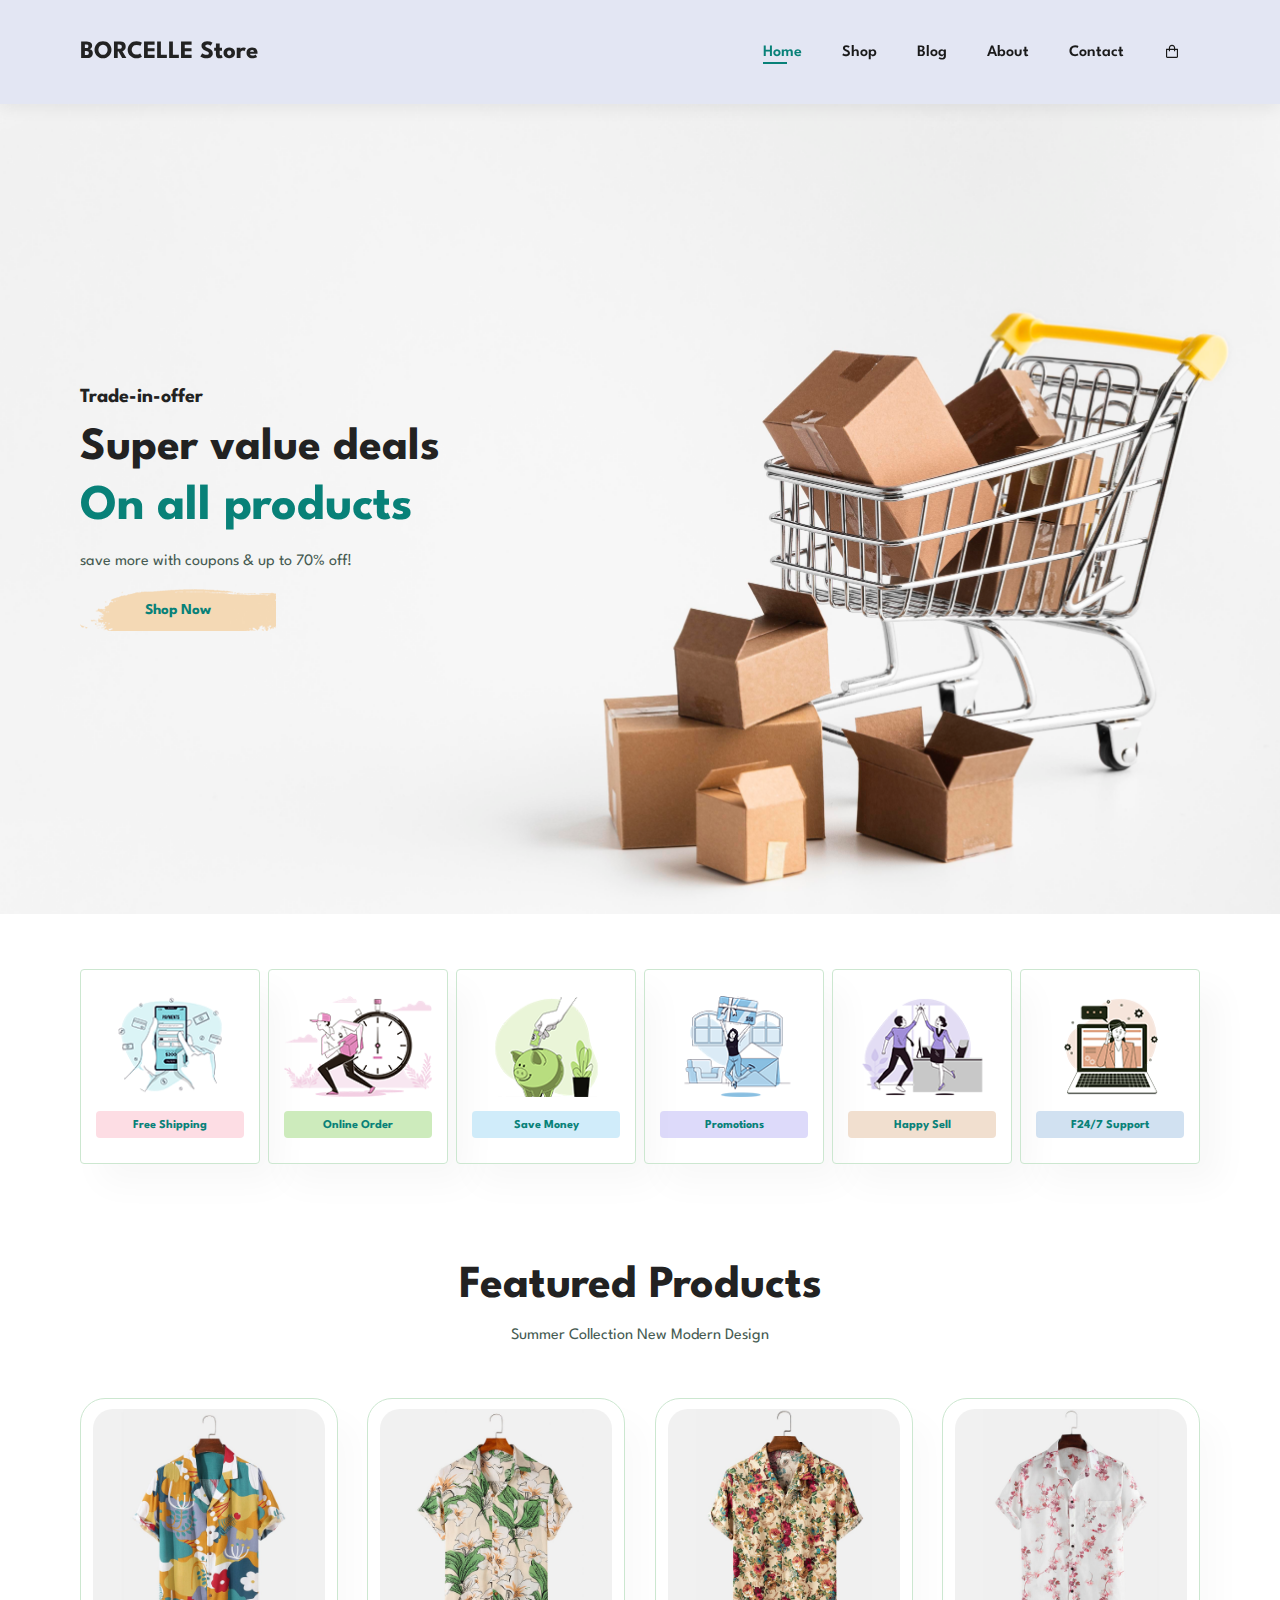
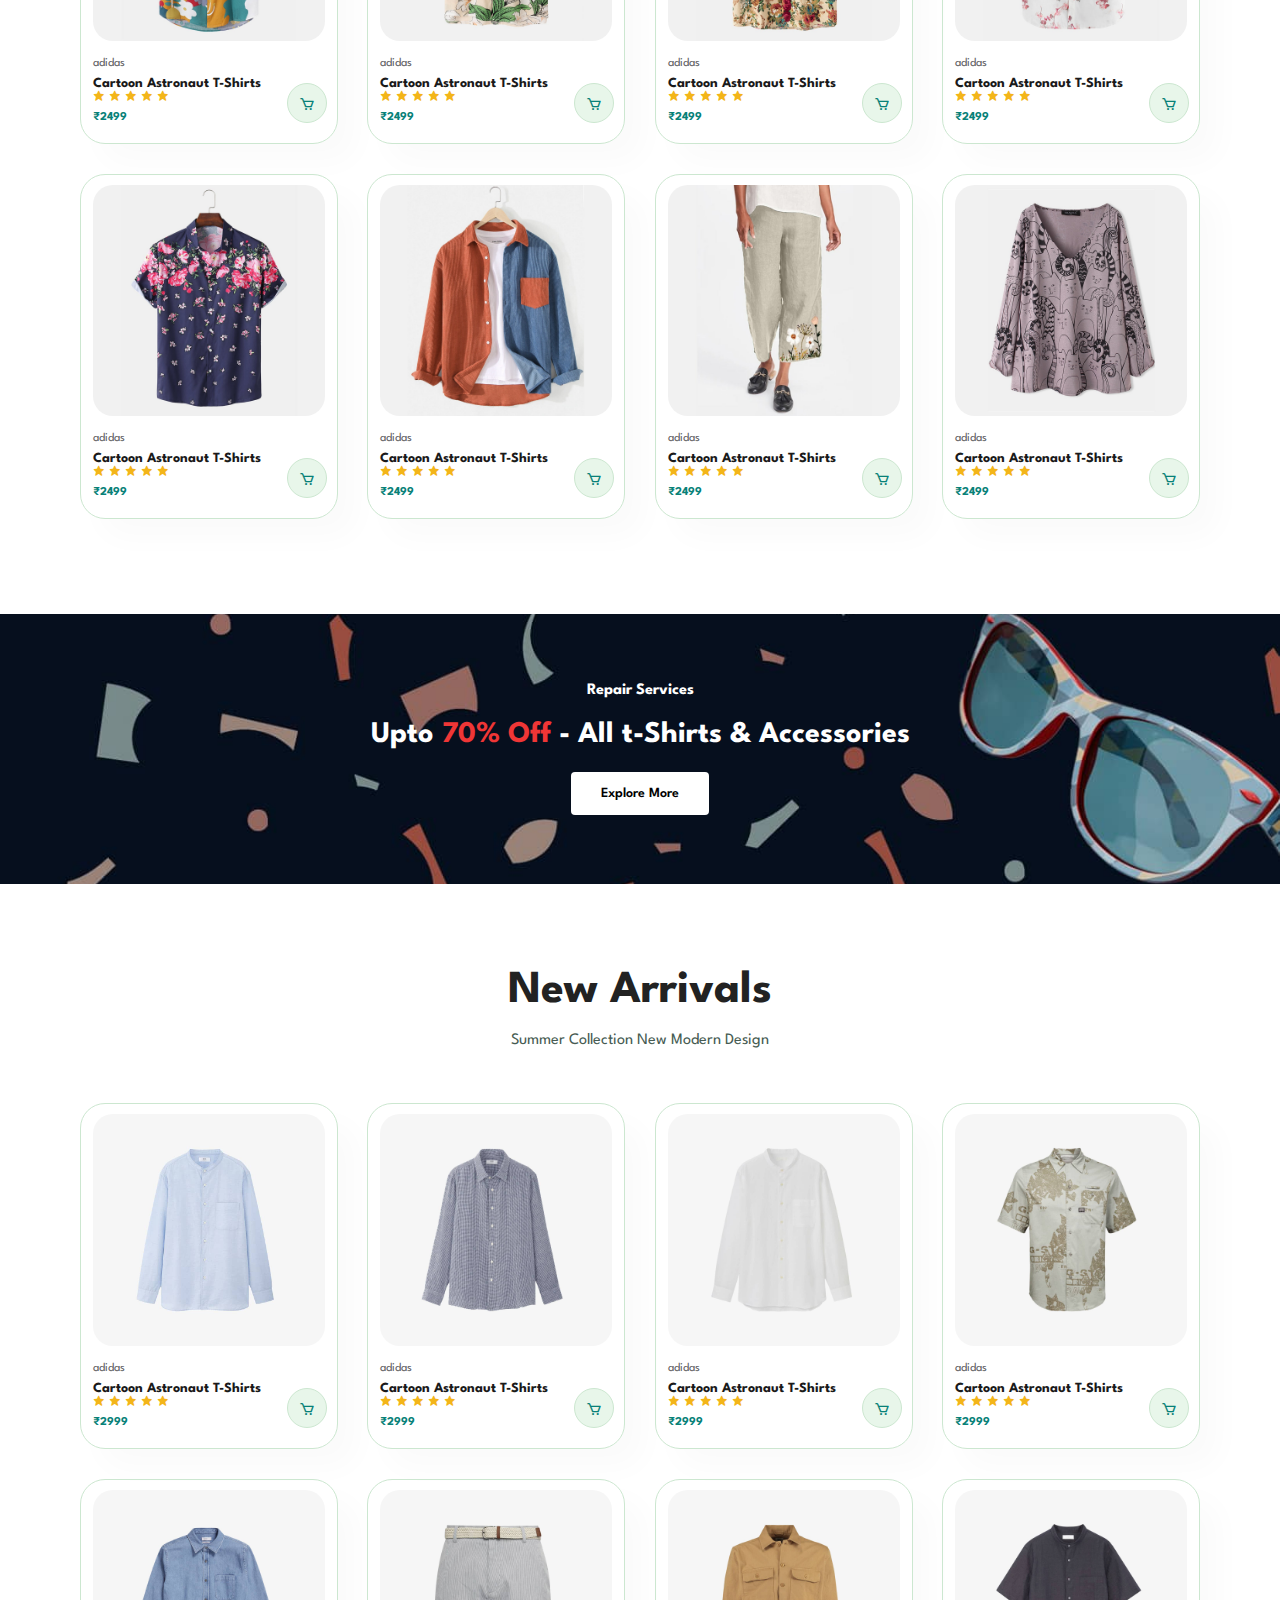
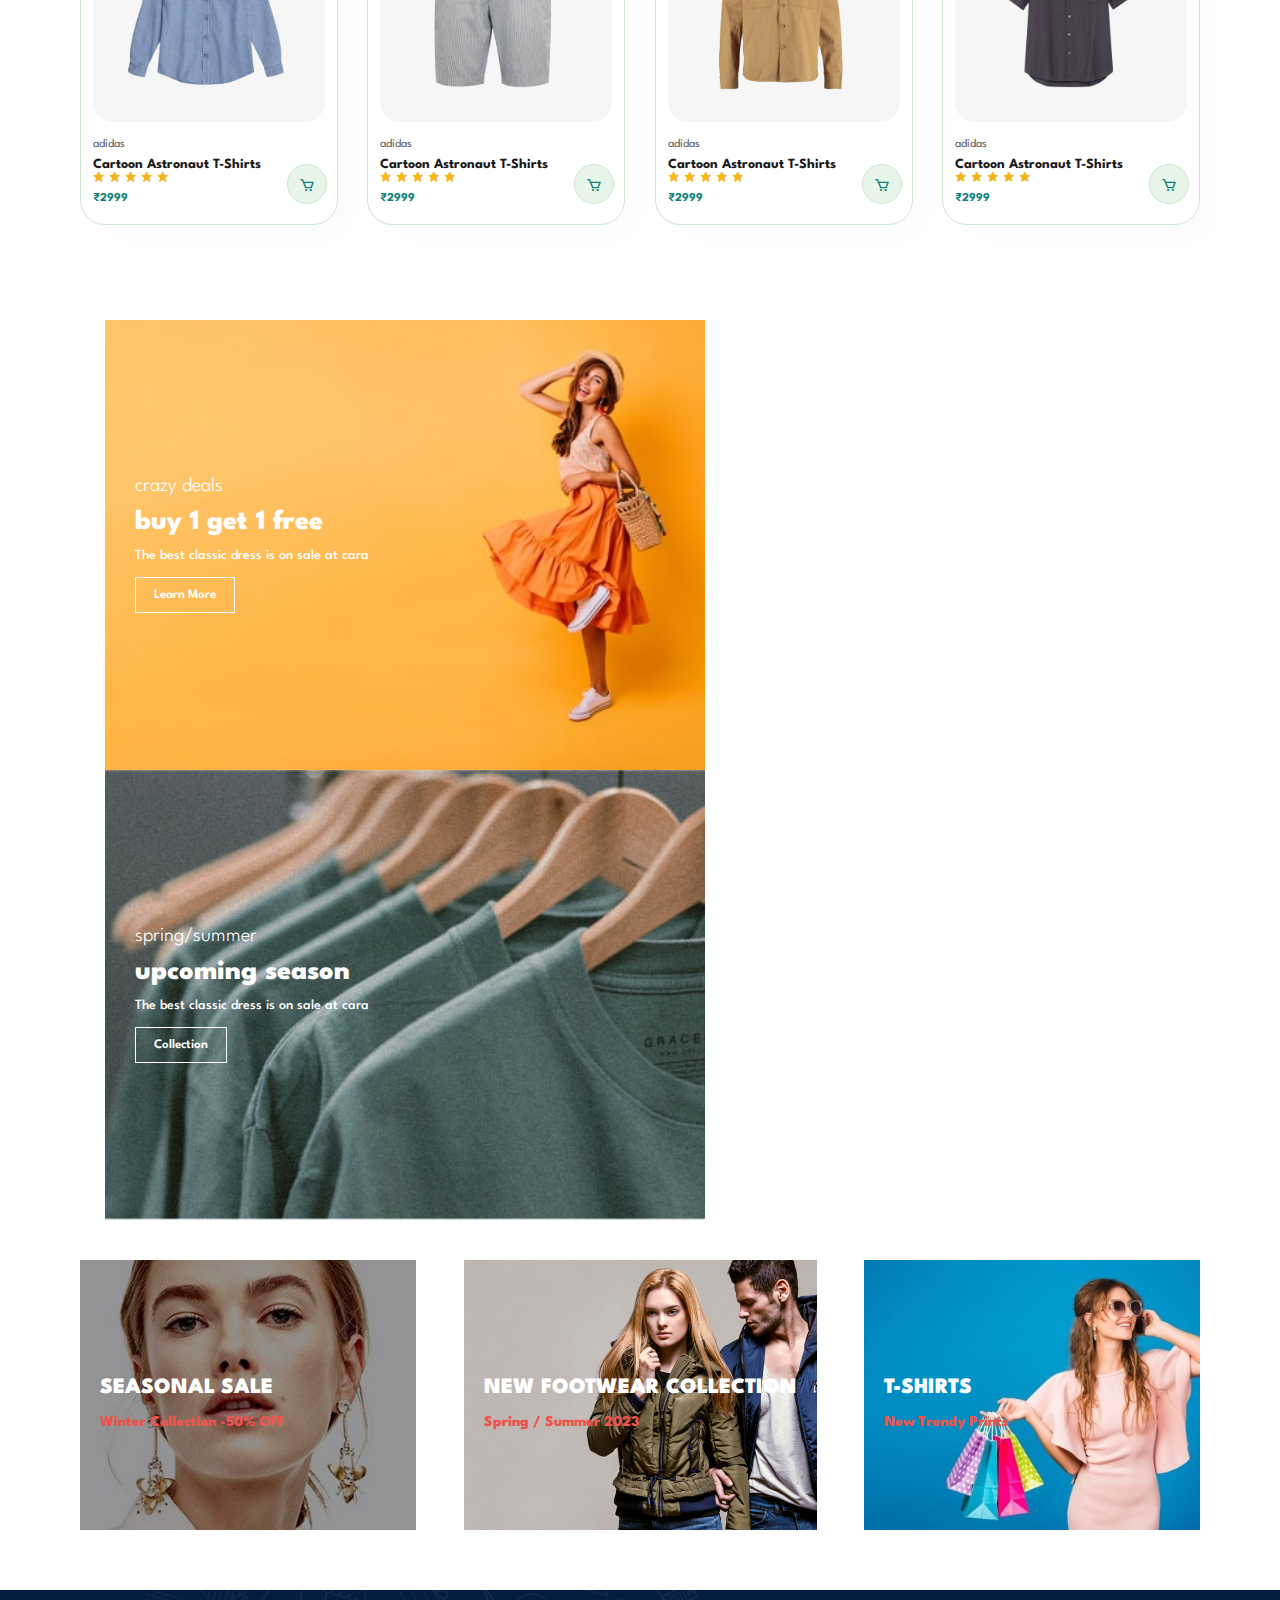
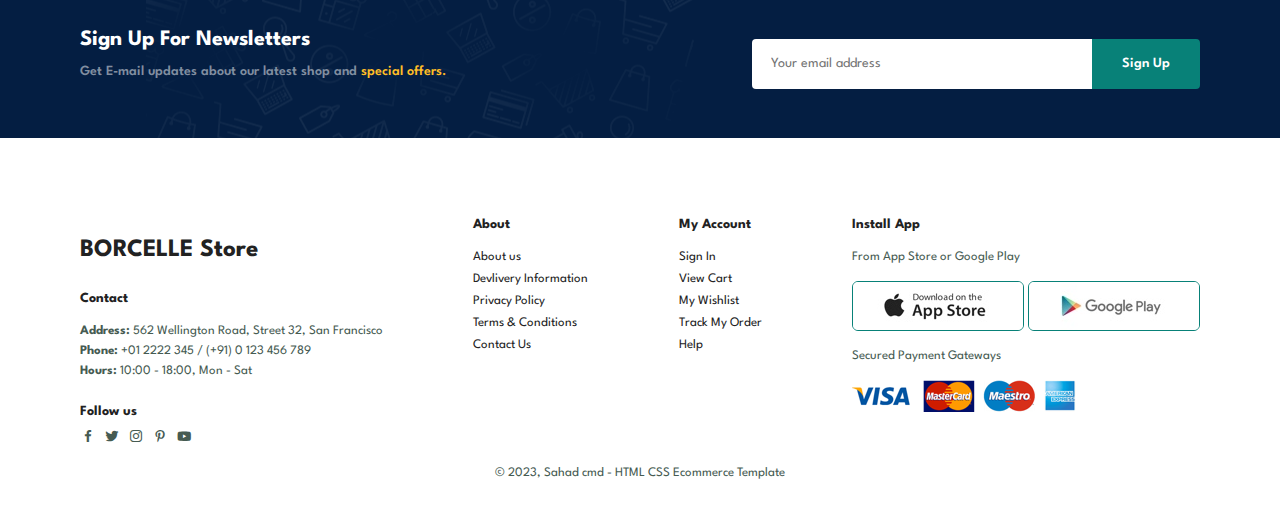
<file: index.html>
<!DOCTYPE html>
<html lang="en">

    <head>
        <meta charset="UTF-8">
        <meta http-equiv="X-UA-Compatible" content="IE=edge">
        <meta name="viewport" content="width=device-width, initial-scale=1.0">
        <title>BORCELLE Store</title>
        <link rel="stylesheet" href="https://cdn.jsdelivr.net/npm/boxicons@latest/css/boxicons.min.css">
        <link rel="stylesheet" href="style.css">
    </head>

    <body>
        <section id="header">
            <a href="#"><h1>BORCELLE Store</h1></a>

            <div>
                <ul id="navbar">
                    <li><a class="active" href="index.html">Home</a></li>
                    <li><a href="shop.html">Shop</a></li>
                    <li><a href="blog.html">Blog</a></li>
                    <li><a href="about.html">About</a></li>
                    <li><a href="contact.html">Contact</a></li>
                    <li id="lg-bag"><a href="cart.html"><i class='bx bx-shopping-bag' ></i></a></li>
                    <a href="#" id="close"><i class='bx bx-x'></i></a>
                </ul>
            </div>
            <div id="mobile">
                <a href="cart.html"><i class='bx bx-shopping-bag' ></i></a>
                <i id="bar" class='bx bx-menu'></i>
            </div>
        </section>

        <section id="main">
            <h4>Trade-in-offer</h4>
            <h2>Super value deals</h2>
            <h1>On all products</h1>
            <p>save more with coupons & up to 70% off!</p>
            <button class="btn">Shop Now</button>
        </section> 

        <section id="feature" class="section-p1">
            <div class="fe-box">
                <img src="img/features/f1.png" alt="">
                <h6>Free Shipping</h6>
            </div>
            <div class="fe-box">
                <img src="img/features/f2.png" alt="">
                <h6>Online Order</h6>
            </div>
            <div class="fe-box">
                <img src="img/features/f3.png" alt="">
                <h6>Save Money</h6>
            </div>
            <div class="fe-box">
                <img src="img/features/f4.png" alt="">
                <h6>Promotions</h6>
            </div>
            <div class="fe-box">
                <img src="img/features/f5.png" alt="">
                <h6>Happy Sell</h6>
            </div>
            <div class="fe-box">
                <img src="img/features/f6.png" alt="">
                <h6>F24/7 Support</h6>
            </div>
        </section>

        <section id="product1" class="section-p1">
            <h2>Featured Products</h2>
            <p>Summer Collection New Modern Design</p>
            <div class="pro-container">
                <div class="pro">
                    <img class="shirt" src="img/products/f1.jpg" alt="">
                    <div class="des">
                        <span>adidas</span>
                        <h5>Cartoon Astronaut T-Shirts</h5>
                        <div class="star">
                            <i class='bx bxs-star' ></i>
                            <i class='bx bxs-star' ></i>
                            <i class='bx bxs-star' ></i>
                            <i class='bx bxs-star' ></i>
                            <i class='bx bxs-star' ></i>
                        </div>
                        <h4>₹2499</h4>
                    </div>
                    <a href="#"><i class='bx bx-cart cart' ></i></a>
                </div>
                <div class="pro">
                    <img class="shirt" src="img/products/f2.jpg" alt="">
                    <div class="des">
                        <span>adidas</span>
                        <h5>Cartoon Astronaut T-Shirts</h5>
                        <div class="star">
                            <i class='bx bxs-star' ></i>
                            <i class='bx bxs-star' ></i>
                            <i class='bx bxs-star' ></i>
                            <i class='bx bxs-star' ></i>
                            <i class='bx bxs-star' ></i>
                        </div>
                        <h4>₹2499</h4>
                    </div>
                    <a href="#"><i class='bx bx-cart cart' ></i></a>
                </div>
                <div class="pro">
                    <img class="shirt" src="img/products/f3.jpg" alt="">
                    <div class="des">
                        <span>adidas</span>
                        <h5>Cartoon Astronaut T-Shirts</h5>
                        <div class="star">
                            <i class='bx bxs-star' ></i>
                            <i class='bx bxs-star' ></i>
                            <i class='bx bxs-star' ></i>
                            <i class='bx bxs-star' ></i>
                            <i class='bx bxs-star' ></i>
                        </div>
                        <h4>₹2499</h4>
                    </div>
                    <a href="#"><i class='bx bx-cart cart' ></i></a>
                </div>
                <div class="pro">
                    <img class="shirt" src="img/products/f4.jpg" alt="">
                    <div class="des">
                        <span>adidas</span>
                        <h5>Cartoon Astronaut T-Shirts</h5>
                        <div class="star">
                            <i class='bx bxs-star' ></i>
                            <i class='bx bxs-star' ></i>
                            <i class='bx bxs-star' ></i>
                            <i class='bx bxs-star' ></i>
                            <i class='bx bxs-star' ></i>
                        </div>
                        <h4>₹2499</h4>
                    </div>
                    <a href="#"><i class='bx bx-cart cart' ></i></a>
                </div>
                <div class="pro">
                    <img class="shirt" src="img/products/f5.jpg" alt="">
                    <div class="des">
                        <span>adidas</span>
                        <h5>Cartoon Astronaut T-Shirts</h5>
                        <div class="star">
                            <i class='bx bxs-star' ></i>
                            <i class='bx bxs-star' ></i>
                            <i class='bx bxs-star' ></i>
                            <i class='bx bxs-star' ></i>
                            <i class='bx bxs-star' ></i>
                        </div>
                        <h4>₹2499</h4>
                    </div>
                    <a href="#"><i class='bx bx-cart cart' ></i></a>
                </div>
                <div class="pro">
                    <img class="shirt" src="img/products/f6.jpg" alt="">
                    <div class="des">
                        <span>adidas</span>
                        <h5>Cartoon Astronaut T-Shirts</h5>
                        <div class="star">
                            <i class='bx bxs-star' ></i>
                            <i class='bx bxs-star' ></i>
                            <i class='bx bxs-star' ></i>
                            <i class='bx bxs-star' ></i>
                            <i class='bx bxs-star' ></i>
                        </div>
                        <h4>₹2499</h4>
                    </div>
                    <a href="#"><i class='bx bx-cart cart' ></i></a>
                </div>
                <div class="pro">
                    <img class="shirt" src="img/products/f7.jpg" alt="">
                    <div class="des">
                        <span>adidas</span>
                        <h5>Cartoon Astronaut T-Shirts</h5>
                        <div class="star">
                            <i class='bx bxs-star' ></i>
                            <i class='bx bxs-star' ></i>
                            <i class='bx bxs-star' ></i>
                            <i class='bx bxs-star' ></i>
                            <i class='bx bxs-star' ></i>
                        </div>
                        <h4>₹2499</h4>
                    </div>
                    <a href="#"><i class='bx bx-cart cart' ></i></a>
                </div>
                <div class="pro">
                    <img class="shirt" src="img/products/f8.jpg" alt="">
                    <div class="des">
                        <span>adidas</span>
                        <h5>Cartoon Astronaut T-Shirts</h5>
                        <div class="star">
                            <i class='bx bxs-star' ></i>
                            <i class='bx bxs-star' ></i>
                            <i class='bx bxs-star' ></i>
                            <i class='bx bxs-star' ></i>
                            <i class='bx bxs-star' ></i>
                        </div>
                        <h4>₹2499</h4>
                    </div>
                    <a href="#"><i class='bx bx-cart cart' ></i></a>
                </div>
            </div>
        </section>

        <section id="banner" class="section-m1">
            <h4>Repair Services</h4>
            <h2>Upto <span>70% Off</span> - All t-Shirts & Accessories</h2>
            <button class="normal">Explore More</button>
        </section>

        <section id="product1" class="section-p1">
            <h2>New Arrivals</h2>
            <p>Summer Collection New Modern Design</p>
            <div class="pro-container">
                <div class="pro">
                    <img class="shirt" src="img/products/n1.jpg" alt="">
                    <div class="des">
                        <span>adidas</span>
                        <h5>Cartoon Astronaut T-Shirts</h5>
                        <div class="star">
                            <i class='bx bxs-star' ></i>
                            <i class='bx bxs-star' ></i>
                            <i class='bx bxs-star' ></i>
                            <i class='bx bxs-star' ></i>
                            <i class='bx bxs-star' ></i>
                        </div>
                        <h4>₹2999</h4>
                    </div>
                    <a href="#"><i class='bx bx-cart cart' ></i></a>
                </div>
                <div class="pro">
                    <img class="shirt" src="img/products/n2.jpg" alt="">
                    <div class="des">
                        <span>adidas</span>
                        <h5>Cartoon Astronaut T-Shirts</h5>
                        <div class="star">
                            <i class='bx bxs-star' ></i>
                            <i class='bx bxs-star' ></i>
                            <i class='bx bxs-star' ></i>
                            <i class='bx bxs-star' ></i>
                            <i class='bx bxs-star' ></i>
                        </div>
                        <h4>₹2999</h4>
                    </div>
                    <a href="#"><i class='bx bx-cart cart' ></i></a>
                </div>
                <div class="pro">
                    <img class="shirt" src="img/products/n3.jpg" alt="">
                    <div class="des">
                        <span>adidas</span>
                        <h5>Cartoon Astronaut T-Shirts</h5>
                        <div class="star">
                            <i class='bx bxs-star' ></i>
                            <i class='bx bxs-star' ></i>
                            <i class='bx bxs-star' ></i>
                            <i class='bx bxs-star' ></i>
                            <i class='bx bxs-star' ></i>
                        </div>
                        <h4>₹2999</h4>
                    </div>
                    <a href="#"><i class='bx bx-cart cart' ></i></a>
                </div>
                <div class="pro">
                    <img class="shirt" src="img/products/n4.jpg" alt="">
                    <div class="des">
                        <span>adidas</span>
                        <h5>Cartoon Astronaut T-Shirts</h5>
                        <div class="star">
                            <i class='bx bxs-star' ></i>
                            <i class='bx bxs-star' ></i>
                            <i class='bx bxs-star' ></i>
                            <i class='bx bxs-star' ></i>
                            <i class='bx bxs-star' ></i>
                        </div>
                        <h4>₹2999</h4>
                    </div>
                    <a href="#"><i class='bx bx-cart cart' ></i></a>
                </div>
                <div class="pro">
                    <img class="shirt" src="img/products/n5.jpg" alt="">
                    <div class="des">
                        <span>adidas</span>
                        <h5>Cartoon Astronaut T-Shirts</h5>
                        <div class="star">
                            <i class='bx bxs-star' ></i>
                            <i class='bx bxs-star' ></i>
                            <i class='bx bxs-star' ></i>
                            <i class='bx bxs-star' ></i>
                            <i class='bx bxs-star' ></i>
                        </div>
                        <h4>₹2999</h4>
                    </div>
                    <a href="#"><i class='bx bx-cart cart' ></i></a>
                </div>
                <div class="pro">
                    <img class="shirt" src="img/products/n6.jpg" alt="">
                    <div class="des">
                        <span>adidas</span>
                        <h5>Cartoon Astronaut T-Shirts</h5>
                        <div class="star">
                            <i class='bx bxs-star' ></i>
                            <i class='bx bxs-star' ></i>
                            <i class='bx bxs-star' ></i>
                            <i class='bx bxs-star' ></i>
                            <i class='bx bxs-star' ></i>
                        </div>
                        <h4>₹2999</h4>
                    </div>
                    <a href="#"><i class='bx bx-cart cart' ></i></a>
                </div>
                <div class="pro">
                    <img class="shirt" src="img/products/n7.jpg" alt="">
                    <div class="des">
                        <span>adidas</span>
                        <h5>Cartoon Astronaut T-Shirts</h5>
                        <div class="star">
                            <i class='bx bxs-star' ></i>
                            <i class='bx bxs-star' ></i>
                            <i class='bx bxs-star' ></i>
                            <i class='bx bxs-star' ></i>
                            <i class='bx bxs-star' ></i>
                        </div>
                        <h4>₹2999</h4>
                    </div>
                    <a href="#"><i class='bx bx-cart cart' ></i></a>
                </div>
                <div class="pro">
                    <img class="shirt" src="img/products/n8.jpg" alt="">
                    <div class="des">
                        <span>adidas</span>
                        <h5>Cartoon Astronaut T-Shirts</h5>
                        <div class="star">
                            <i class='bx bxs-star' ></i>
                            <i class='bx bxs-star' ></i>
                            <i class='bx bxs-star' ></i>
                            <i class='bx bxs-star' ></i>
                            <i class='bx bxs-star' ></i>
                        </div>
                        <h4>₹2999</h4>
                    </div>
                    <a href="#"><i class='bx bx-cart cart' ></i></a>
                </div>
            </div>
        </section>

        <section id="sm-banner" class="section-p1">
            <div class="banner-box">
                <h4>crazy deals</h4>
                <h2>buy 1 get 1 free</h2>
                <span>The best classic dress is on sale at cara</span>
                <button class="white">Learn More</button>
            </div>
            <div class="banner-box banner-box2">
                <h4>spring/summer</h4>
                <h2>upcoming season</h2>
                <span>The best classic dress is on sale at cara</span>
                <button class="white">Collection</button>
            </div>
        </section>

        <section id="banner3">
            <div class="banner-box">
                <h2>SEASONAL SALE</h2>
                <h3>Winter Collection -50% OFF</h3>
            </div>
            <div class="banner-box banner-box2">
                <h2>NEW FOOTWEAR COLLECTION</h2>
                <h3>Spring / Summer 2023</h3>
            </div>
            <div class="banner-box banner-box3">
                <h2>T-SHIRTS</h2>
                <h3>New Trendy Prints</h3>
            </div>
        </section>

        <section id="newsletter" class="section-p1 section-m1">
            <div class="newstext">
                <h4>Sign Up For Newsletters</h4>
                <p>Get E-mail updates about our latest shop and <span>special offers.</span></p>
            </div>
            <div class="form">
                <input type="text" placeholder="Your email address">
                <button class="normal">Sign Up</button>
            </div>
        </section>

        <footer class="section-p1">
            <div class="col">
                <a href="#"><h1>BORCELLE Store</h1></a>
                <h4>Contact</h4>
                <p><strong>Address:</strong> 562 Wellington Road, Street 32, San Francisco</p>
                <p><strong>Phone:</strong> +01 2222 345 / (+91) 0 123 456 789</p>
                <p><strong>Hours:</strong> 10:00 - 18:00, Mon - Sat</p>
                <div class="follow">
                    <h4>Follow us</h4>
                    <div class="icon">
                        <i class='bx bxl-facebook'></i>
                        <i class='bx bxl-twitter' ></i>
                        <i class='bx bxl-instagram' ></i>
                        <i class='bx bxl-pinterest-alt' ></i>
                        <i class='bx bxl-youtube' ></i>
                    </div>
                </div>
            </div>

            <div class="col">
                <h4>About</h4>
                <a href="#">About us</a>
                <a href="#">Devlivery Information</a>
                <a href="#">Privacy Policy</a>
                <a href="#">Terms & Conditions</a>
                <a href="#">Contact Us</a>
            </div>

            <div class="col">
                <h4>My Account</h4>
                <a href="#">Sign In</a>
                <a href="#">View Cart</a>
                <a href="#">My Wishlist</a>
                <a href="#">Track My Order</a>
                <a href="#">Help</a>
            </div>

            <div class="col install">
                <h4>Install App</h4>
                <p>From App Store or Google Play</p>
                <div class="row">
                    <img src="./img/pay/app.jpg" alt="">
                    <img src="./img/pay/play.jpg" alt="">
                </div>
                <p>Secured Payment Gateways</p>
                <img src="./img/pay/pay.png" alt="">
            </div>

            <div class="copyright">
                <p>© 2023, Sahad cmd - HTML CSS Ecommerce Template</p>
            </div>
        </footer>

        <script src="script.js"></script>
    </body>
</html>
</file>
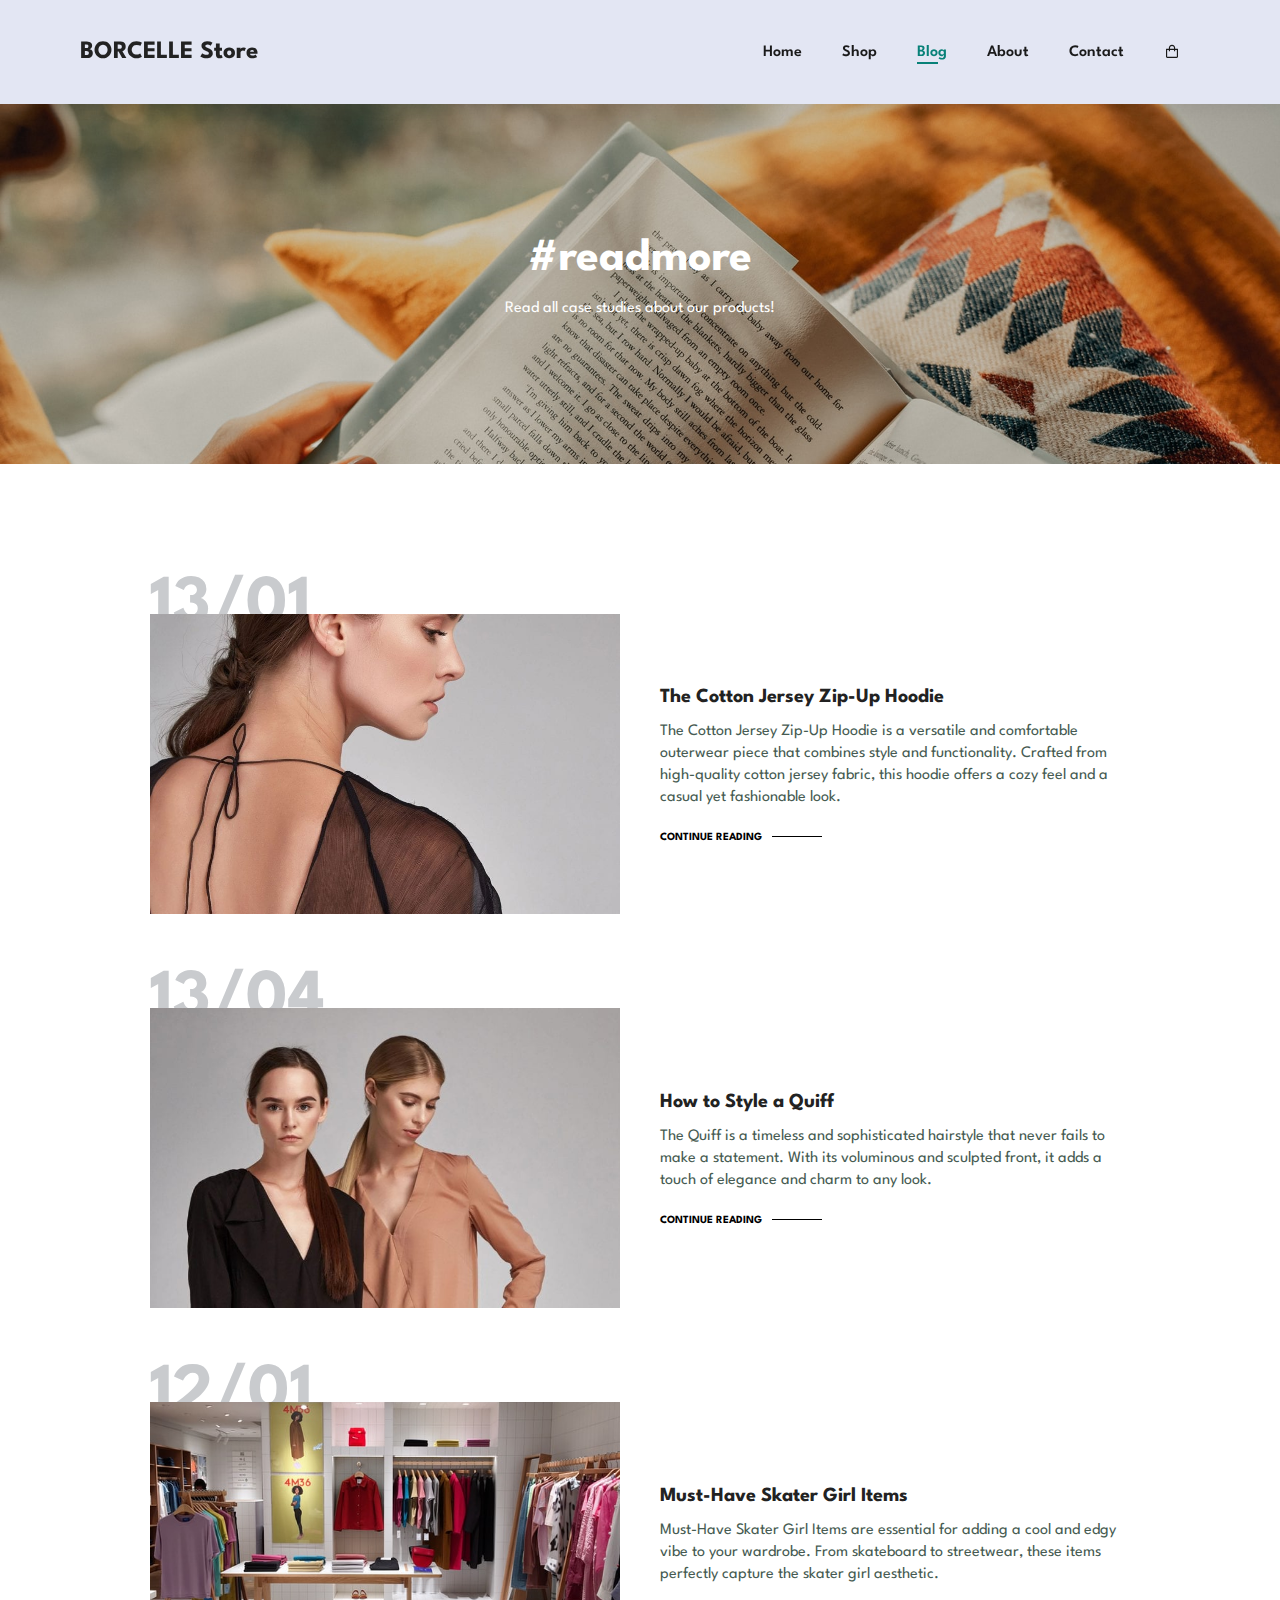
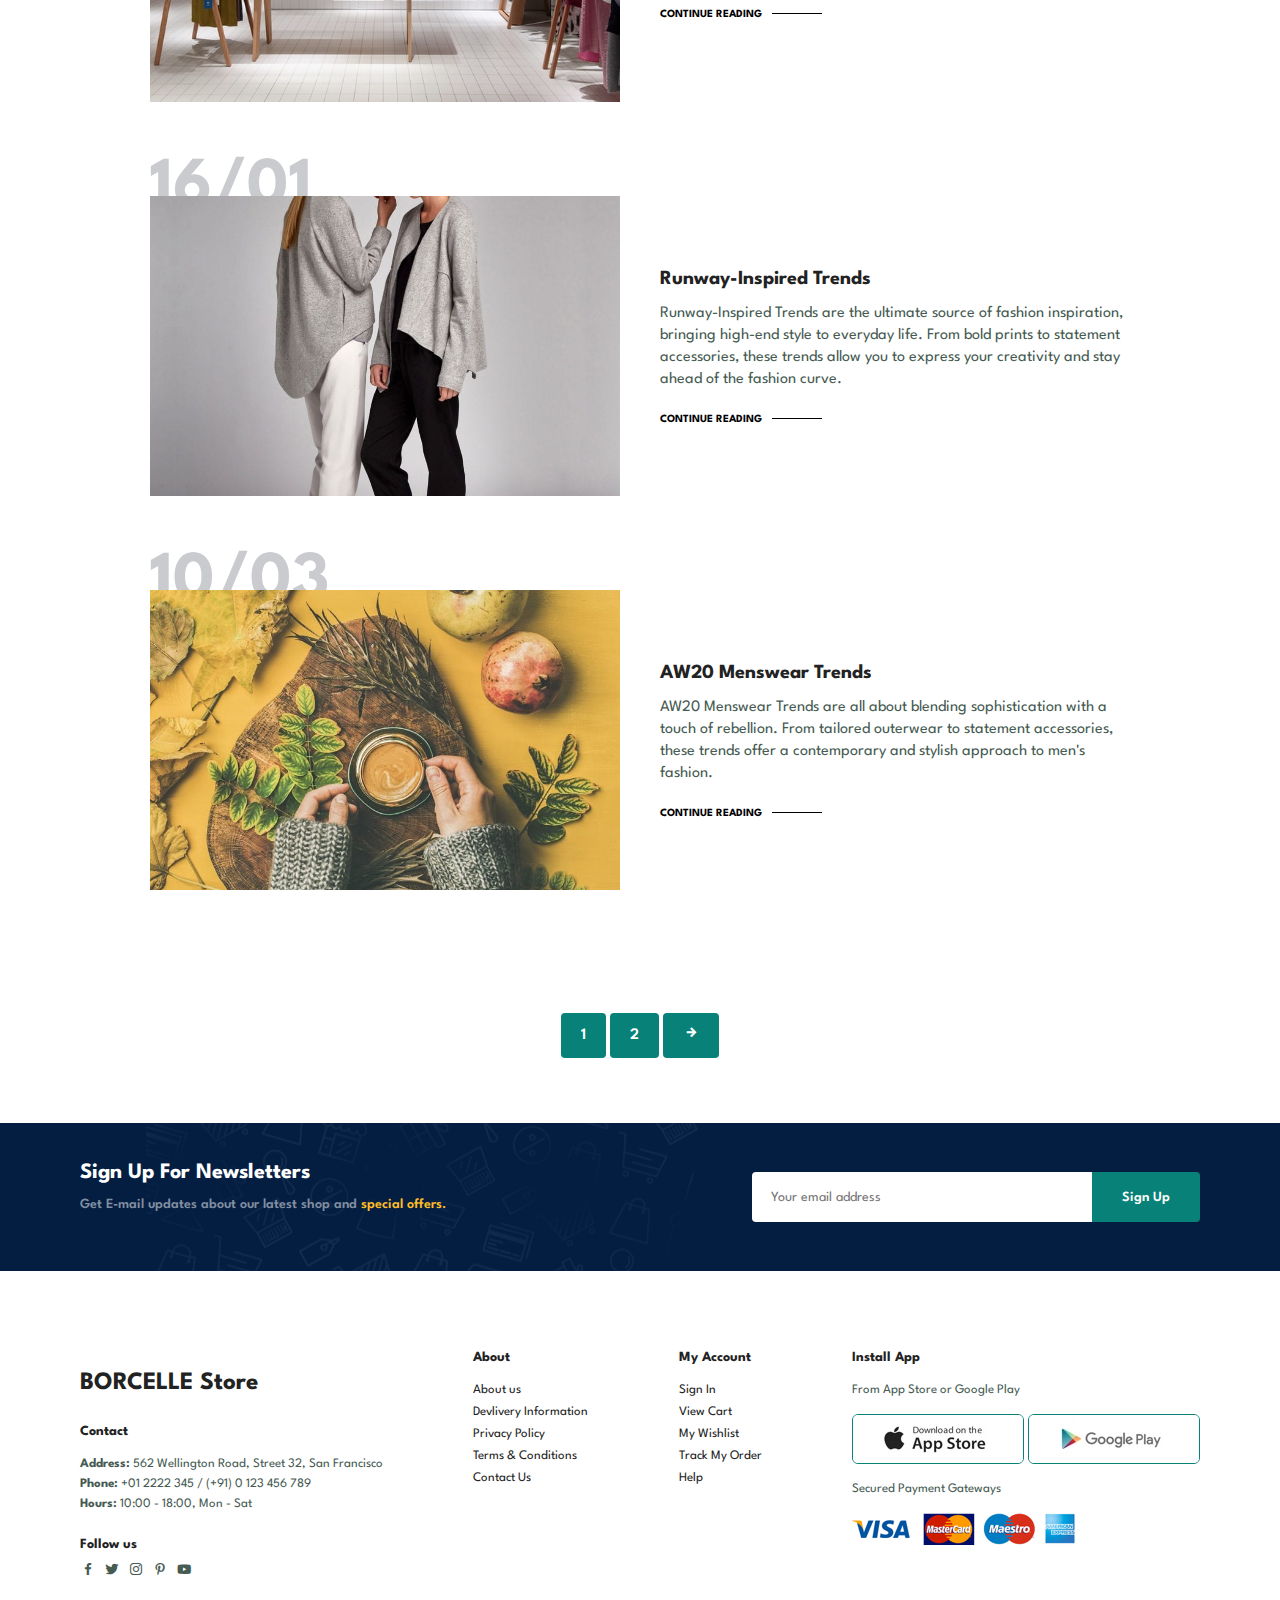
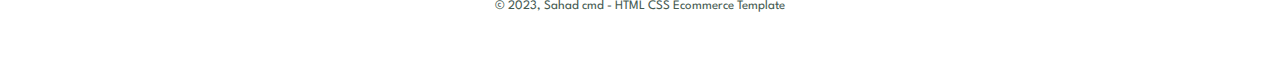
<file: blog.html>
<!DOCTYPE html>
<html lang="en">

    <head>
        <meta charset="UTF-8">
        <meta http-equiv="X-UA-Compatible" content="IE=edge">
        <meta name="viewport" content="width=device-width, initial-scale=1.0">
        <title>BORCELLE Store</title>
        <link rel="stylesheet" href="https://cdn.jsdelivr.net/npm/boxicons@latest/css/boxicons.min.css">
        <link rel="stylesheet" href="style.css">
    </head>

    <body>
        <section id="header">
            <a href="#"><h1>BORCELLE Store</h1></a>

            <div>
                <ul id="navbar">
                    <li><a href="index.html">Home</a></li>
                    <li><a href="shop.html">Shop</a></li>
                    <li><a class="active" href="blog.html">Blog</a></li>
                    <li><a href="about.html">About</a></li>
                    <li><a href="contact.html">Contact</a></li>
                    <li id="lg-bag"><a href="cart.html"><i class='bx bx-shopping-bag' ></i></a></li>
                    <a href="#" id="close"><i class='bx bx-x'></i></a>
                </ul>
            </div>
            <div id="mobile">
                <a href="cart.html"><i class='bx bx-shopping-bag' ></i></a>
                <i id="bar" class='bx bx-menu'></i>
            </div>
        </section>

        <section id="page-header" class="blog-header">
            <h2>#readmore</h2>
            <p>Read all case studies about our products!</p>
        </section> 

        <section id="blog">
            <div class="blog-box">
                <div class="blog-img">
                    <img src="./img/blog/b1.jpg" alt="">
                </div>
                <div class="blog-details">
                    <h4>The Cotton Jersey Zip-Up Hoodie</h4>
                    <p>The Cotton Jersey Zip-Up Hoodie is a versatile and comfortable outerwear piece that combines style and functionality. Crafted from high-quality cotton jersey fabric, this hoodie offers a cozy feel and a casual yet fashionable look.</p>
                    <a href="#">CONTINUE READING</a>
                </div>
                <h1>13/01</h1>
            </div>
            <div class="blog-box">
                <div class="blog-img">
                    <img src="./img/blog/b2.jpg" alt="">
                </div>
                <div class="blog-details">
                    <h4>How to Style a Quiff</h4>
                    <p>The Quiff is a timeless and sophisticated hairstyle that never fails to make a statement. With its voluminous and sculpted front, it adds a touch of elegance and charm to any look.</p>
                    <a href="#">CONTINUE READING</a>
                </div>
                <h1>13/04</h1>
            </div>
            <div class="blog-box">
                <div class="blog-img">
                    <img src="./img/blog/b3.jpg" alt="">
                </div>
                <div class="blog-details">
                    <h4>Must-Have Skater Girl Items</h4>
                    <p>Must-Have Skater Girl Items are essential for adding a cool and edgy vibe to your wardrobe. From skateboard to streetwear, these items perfectly capture the skater girl aesthetic.</p>
                    <a href="#">CONTINUE READING</a>
                </div>
                <h1>12/01</h1>
            </div>
            <div class="blog-box">
                <div class="blog-img">
                    <img src="./img/blog/b4.jpg" alt="">
                </div>
                <div class="blog-details">
                    <h4>Runway-Inspired Trends</h4>
                    <p>Runway-Inspired Trends are the ultimate source of fashion inspiration, bringing high-end style to everyday life. From bold prints to statement accessories, these trends allow you to express your creativity and stay ahead of the fashion curve.</p>
                    <a href="#">CONTINUE READING</a>
                </div>
                <h1>16/01</h1>
            </div>
            <div class="blog-box">
                <div class="blog-img">
                    <img src="./img/blog/b6.jpg" alt="">
                </div>
                <div class="blog-details">
                    <h4>AW20 Menswear Trends</h4>
                    <p>AW20 Menswear Trends are all about blending sophistication with a touch of rebellion. From tailored outerwear to statement accessories, these trends offer a contemporary and stylish approach to men's fashion.</p>
                    <a href="#">CONTINUE READING</a>
                </div>
                <h1>10/03</h1>
            </div>
        </section>

        <section id="pagination" class="section-p1">
            <a href="#">1</a>
            <a href="#">2</a>
            <a href="#"><i class='bx bx-right-arrow-alt'></i></a>
        </section>

        <section id="newsletter" class="section-p1 section-m1">
            <div class="newstext">
                <h4>Sign Up For Newsletters</h4>
                <p>Get E-mail updates about our latest shop and <span>special offers.</span></p>
            </div>
            <div class="form">
                <input type="text" placeholder="Your email address">
                <button class="normal">Sign Up</button>
            </div>
        </section>

        <footer class="section-p1">
            <div class="col">
                <a href="#"><h1>BORCELLE Store</h1></a>
                <h4>Contact</h4>
                <p><strong>Address:</strong> 562 Wellington Road, Street 32, San Francisco</p>
                <p><strong>Phone:</strong> +01 2222 345 / (+91) 0 123 456 789</p>
                <p><strong>Hours:</strong> 10:00 - 18:00, Mon - Sat</p>
                <div class="follow">
                    <h4>Follow us</h4>
                    <div class="icon">
                        <i class='bx bxl-facebook'></i>
                        <i class='bx bxl-twitter' ></i>
                        <i class='bx bxl-instagram' ></i>
                        <i class='bx bxl-pinterest-alt' ></i>
                        <i class='bx bxl-youtube' ></i>
                    </div>
                </div>
            </div>

            <div class="col">
                <h4>About</h4>
                <a href="#">About us</a>
                <a href="#">Devlivery Information</a>
                <a href="#">Privacy Policy</a>
                <a href="#">Terms & Conditions</a>
                <a href="#">Contact Us</a>
            </div>

            <div class="col">
                <h4>My Account</h4>
                <a href="#">Sign In</a>
                <a href="#">View Cart</a>
                <a href="#">My Wishlist</a>
                <a href="#">Track My Order</a>
                <a href="#">Help</a>
            </div>

            <div class="col install">
                <h4>Install App</h4>
                <p>From App Store or Google Play</p>
                <div class="row">
                    <img src="./img/pay/app.jpg" alt="">
                    <img src="./img/pay/play.jpg" alt="">
                </div>
                <p>Secured Payment Gateways</p>
                <img src="./img/pay/pay.png" alt="">
            </div>

            <div class="copyright">
                <p>© 2023, Sahad cmd - HTML CSS Ecommerce Template</p>
            </div>
        </footer>

        <script src="script.js"></script>
    </body>
</html>
</file>
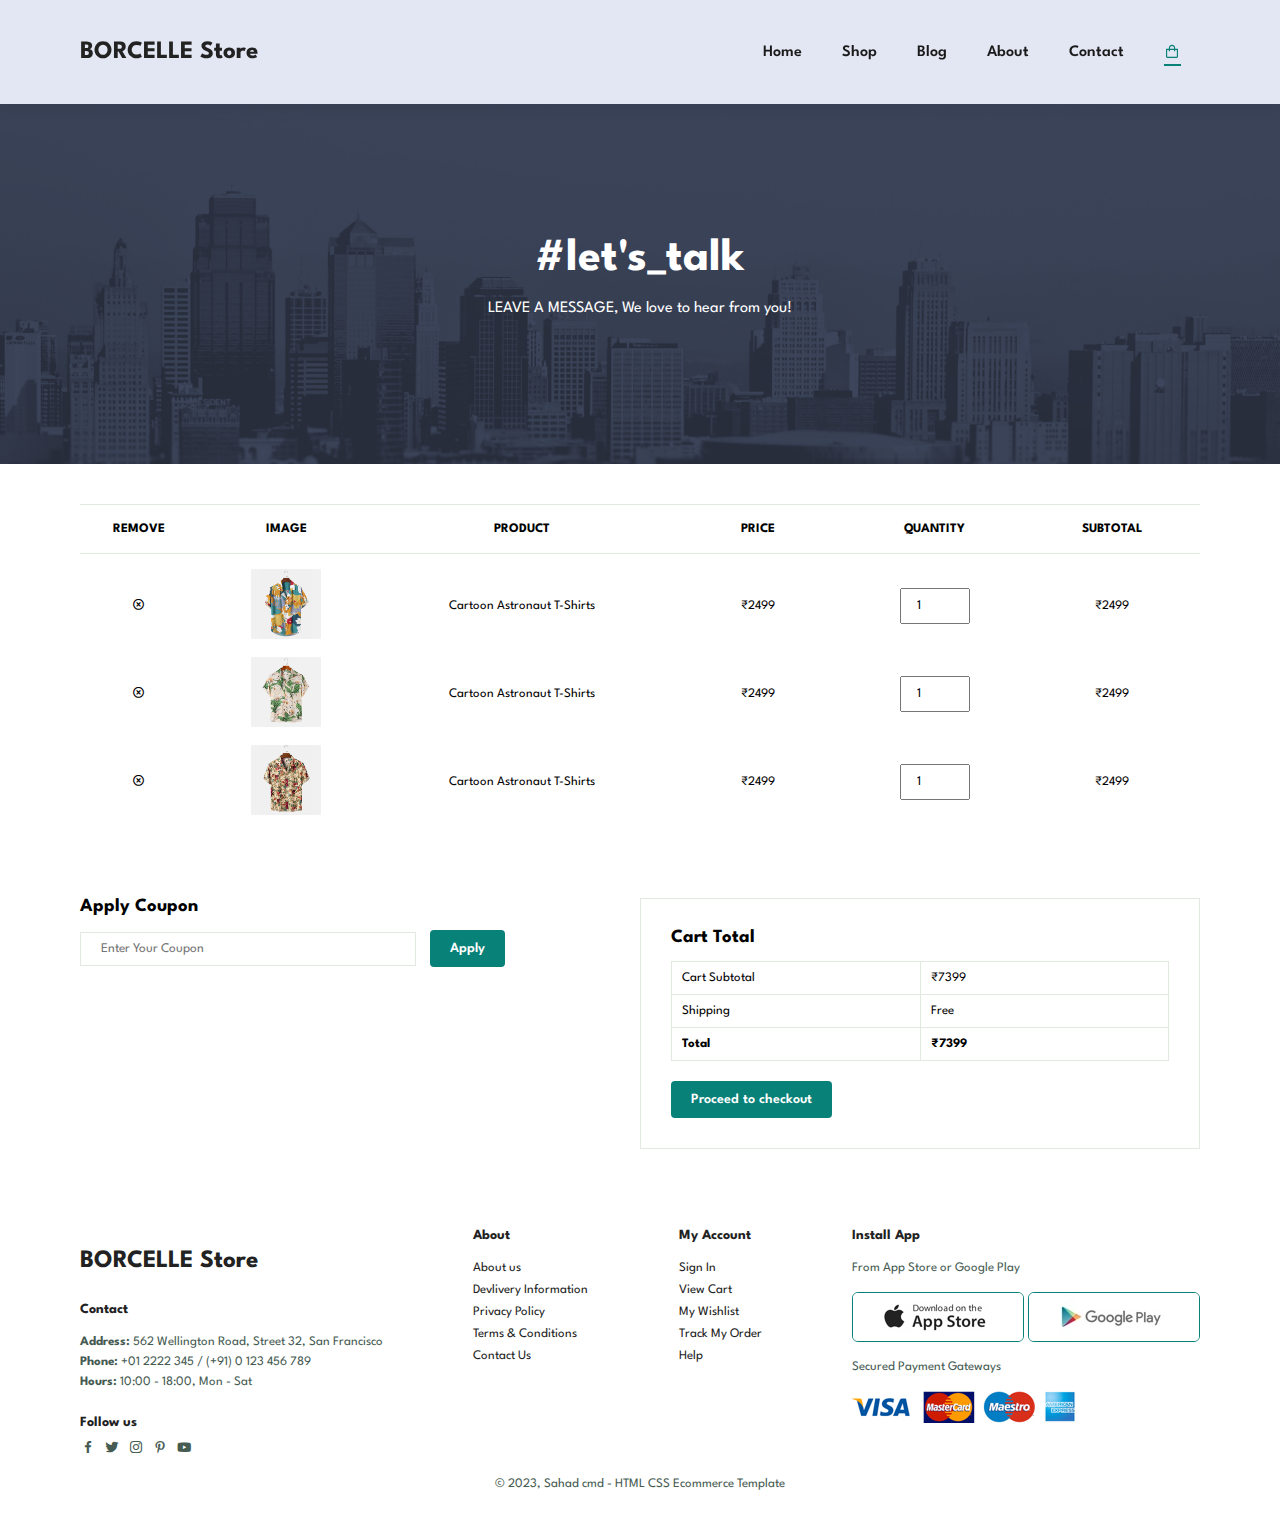
<file: cart.html>
<!DOCTYPE html>
<html lang="en">

    <head>
        <meta charset="UTF-8">
        <meta http-equiv="X-UA-Compatible" content="IE=edge">
        <meta name="viewport" content="width=device-width, initial-scale=1.0">
        <title>BORCELLE Store</title>
        <link rel="stylesheet" href="https://cdn.jsdelivr.net/npm/boxicons@latest/css/boxicons.min.css">
        <link rel="stylesheet" href="style.css">
    </head>

    <body>
        <section id="header">
            <a href="#"><h1>BORCELLE Store</h1></a>

            <div>
                <ul id="navbar">
                    <li><a href="index.html">Home</a></li>
                    <li><a href="shop.html">Shop</a></li>
                    <li><a href="blog.html">Blog</a></li>
                    <li><a href="about.html">About</a></li>
                    <li><a href="contact.html">Contact</a></li>
                    <li id="lg-bag"><a class="active" href="cart.html"><i class='bx bx-shopping-bag' ></i></a></li>
                    <a href="#" id="close"><i class='bx bx-x'></i></a>
                </ul>
            </div>
            <div id="mobile">
                <a href="cart.html"><i class='bx bx-shopping-bag' ></i></a>
                <i id="bar" class='bx bx-menu'></i>
            </div>
        </section>

        <section id="page-header" class="about-header">
            <h2>#let's_talk</h2>
            <p>LEAVE A MESSAGE, We love to hear from you!</p>
        </section>

        <section id="cart" class="section-p1">
            <table width="100%">
                <thead>
                    <tr>
                        <td>Remove</td>
                        <td>Image</td>
                        <td>Product</td>
                        <td>Price</td>
                        <td>Quantity</td>
                        <td>Subtotal</td>
                    </tr>
                </thead>
                <tbody>
                    <tr>
                        <td><i class='bx bx-x-circle'></i></td>
                        <td><img src="./img/products/f1.jpg" alt=""></td>
                        <td>Cartoon Astronaut T-Shirts</td>
                        <td>₹2499</td>
                        <td><input type="number" value="1"></td>
                        <td>₹2499</td>
                    </tr>
                    <tr>
                        <td><i class='bx bx-x-circle'></i></td>
                        <td><img src="./img/products/f2.jpg" alt=""></td>
                        <td>Cartoon Astronaut T-Shirts</td>
                        <td>₹2499</td>
                        <td><input type="number" value="1"></td>
                        <td>₹2499</td>
                    </tr>
                    <tr>
                        <td><i class='bx bx-x-circle'></i></td>
                        <td><img src="./img/products/f3.jpg" alt=""></td>
                        <td>Cartoon Astronaut T-Shirts</td>
                        <td>₹2499</td>
                        <td><input type="number" value="1"></td>
                        <td>₹2499</td>
                    </tr>
                </tbody>
            </table>
        </section>

        <section id="cart-add" class="section-p1">
            <div id="coupon">
                <h3>Apply Coupon</h3>
                <div>
                    <input type="text" placeholder="Enter Your Coupon">
                    <button class="normal">Apply</button>
                </div>
            </div>

            <div id="subtotal">
                <h3>Cart Total</h3>
                <table>
                    <tr>
                        <td>Cart Subtotal</td>
                        <td>₹7399</td>
                    </tr>
                    <tr>
                        <td>Shipping</td>
                        <td>Free</td>
                    </tr>
                    <tr>
                        <td><strong>Total</strong></td>
                        <td><strong>₹7399</strong></td>
                    </tr>
                </table>
                <button class="normal">Proceed to checkout</button>
            </div>
        </section>

        <footer class="section-p1">
            <div class="col">
                <a href="#"><h1>BORCELLE Store</h1></a>
                <h4>Contact</h4>
                <p><strong>Address:</strong> 562 Wellington Road, Street 32, San Francisco</p>
                <p><strong>Phone:</strong> +01 2222 345 / (+91) 0 123 456 789</p>
                <p><strong>Hours:</strong> 10:00 - 18:00, Mon - Sat</p>
                <div class="follow">
                    <h4>Follow us</h4>
                    <div class="icon">
                        <i class='bx bxl-facebook'></i>
                        <i class='bx bxl-twitter' ></i>
                        <i class='bx bxl-instagram' ></i>
                        <i class='bx bxl-pinterest-alt' ></i>
                        <i class='bx bxl-youtube' ></i>
                    </div>
                </div>
            </div>

            <div class="col">
                <h4>About</h4>
                <a href="#">About us</a>
                <a href="#">Devlivery Information</a>
                <a href="#">Privacy Policy</a>
                <a href="#">Terms & Conditions</a>
                <a href="#">Contact Us</a>
            </div>

            <div class="col">
                <h4>My Account</h4>
                <a href="#">Sign In</a>
                <a href="#">View Cart</a>
                <a href="#">My Wishlist</a>
                <a href="#">Track My Order</a>
                <a href="#">Help</a>
            </div>

            <div class="col install">
                <h4>Install App</h4>
                <p>From App Store or Google Play</p>
                <div class="row">
                    <img src="./img/pay/app.jpg" alt="">
                    <img src="./img/pay/play.jpg" alt="">
                </div>
                <p>Secured Payment Gateways</p>
                <img src="./img/pay/pay.png" alt="">
            </div>

            <div class="copyright">
                <p>© 2023, Sahad cmd - HTML CSS Ecommerce Template</p>
            </div>
        </footer>

        <script src="script.js"></script>
    </body>
</html>
</file>
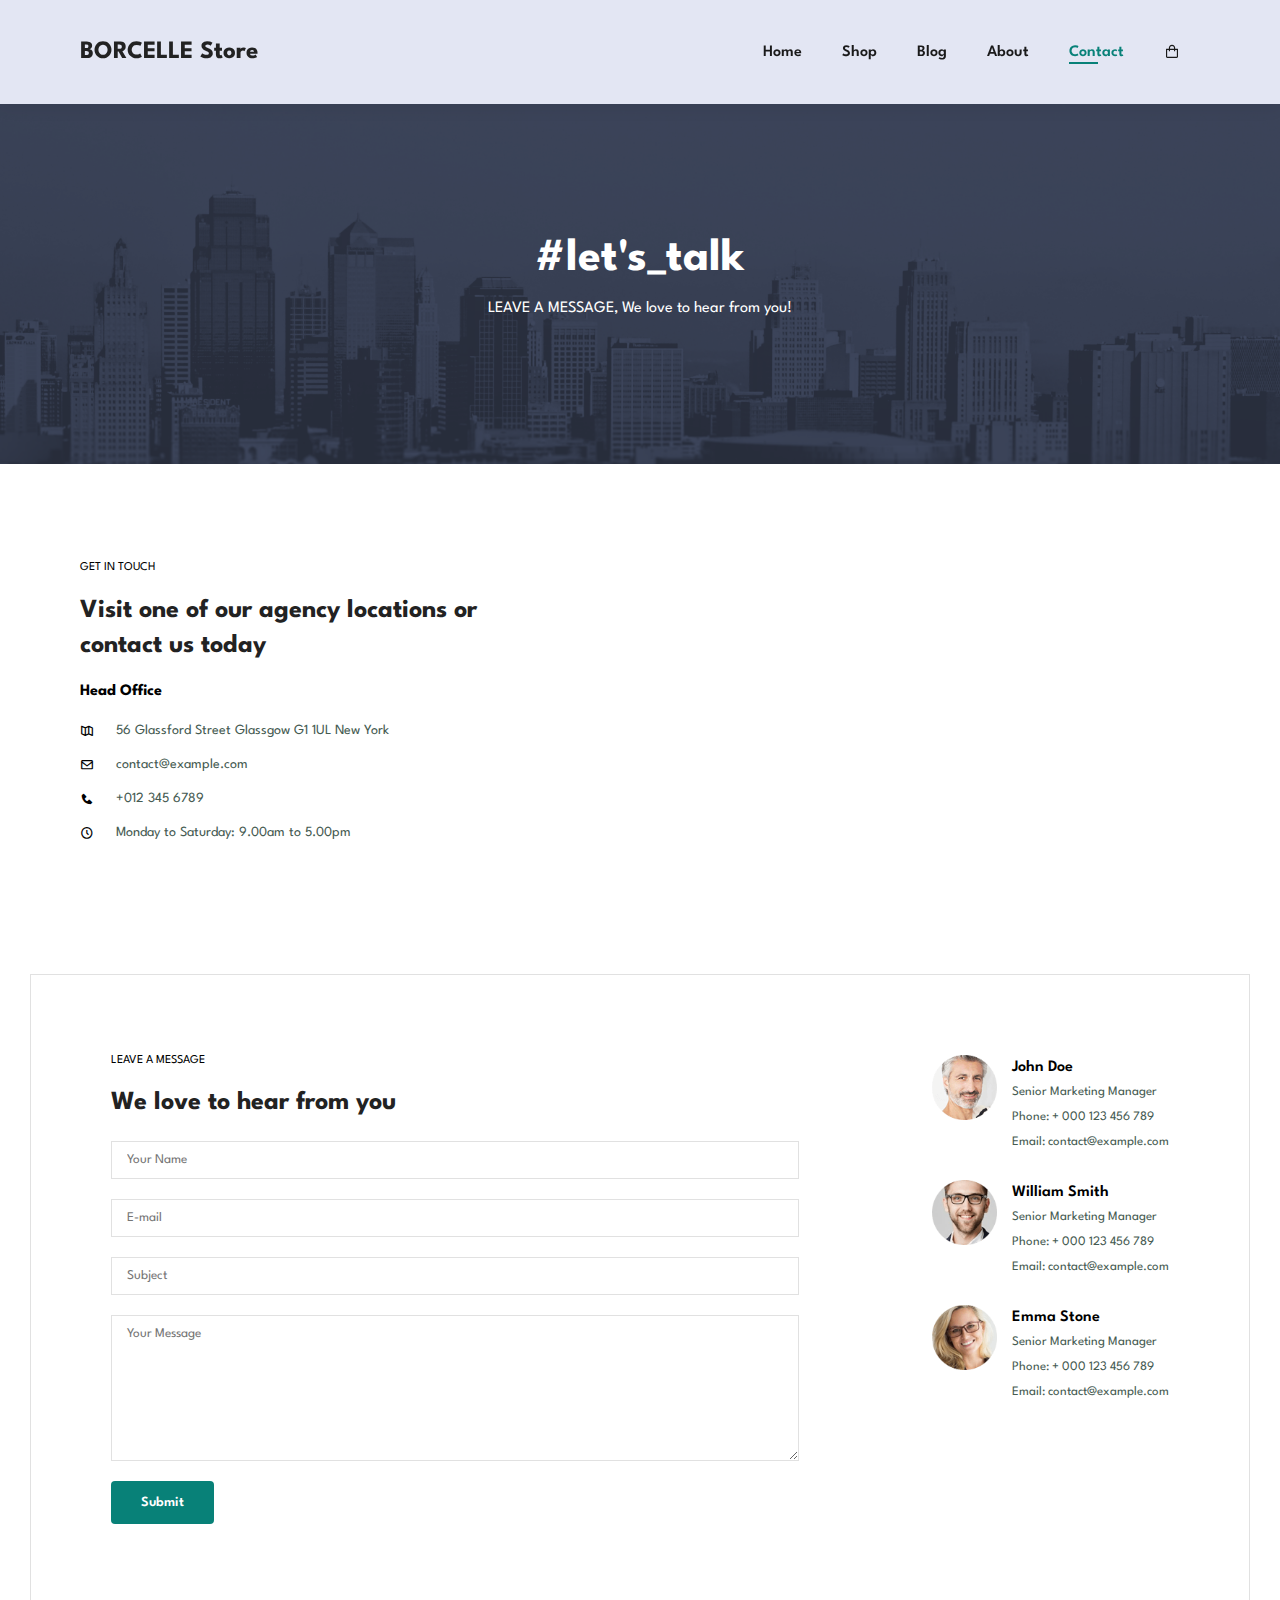
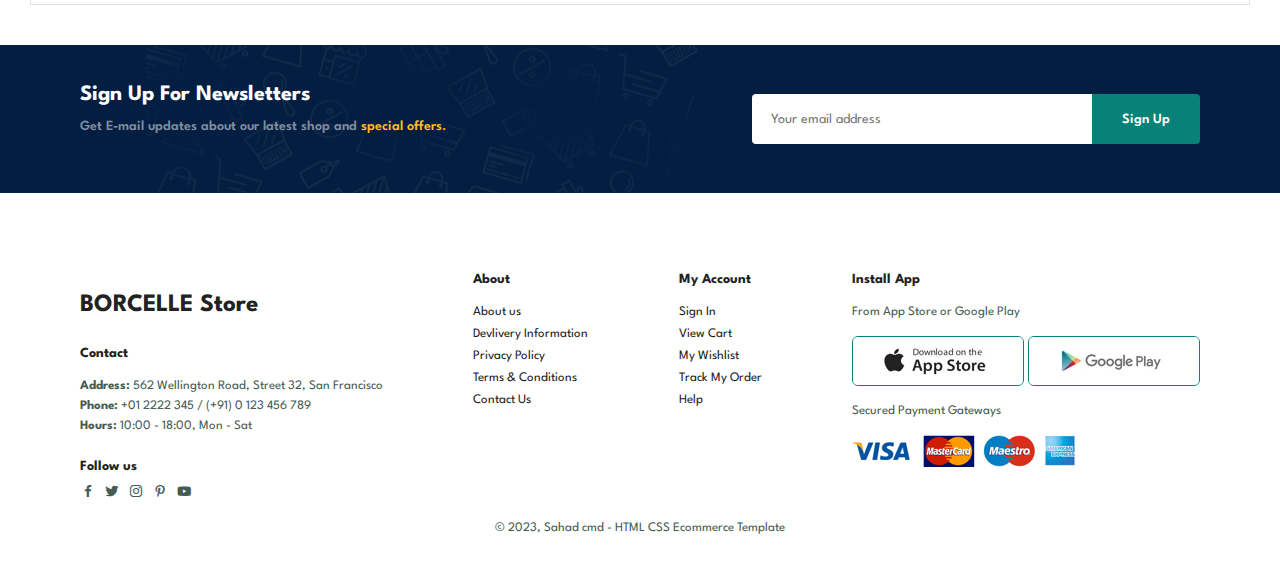
<file: contact.html>
<!DOCTYPE html>
<html lang="en">

    <head>
        <meta charset="UTF-8">
        <meta http-equiv="X-UA-Compatible" content="IE=edge">
        <meta name="viewport" content="width=device-width, initial-scale=1.0">
        <title>BORCELLE Store</title>
        <link rel="stylesheet" href="https://cdn.jsdelivr.net/npm/boxicons@latest/css/boxicons.min.css">
        <link rel="stylesheet" href="style.css">
    </head>

    <body>
        <section id="header">
            <a href="#"><h1>BORCELLE Store</h1></a>

            <div>
                <ul id="navbar">
                    <li><a href="index.html">Home</a></li>
                    <li><a href="shop.html">Shop</a></li>
                    <li><a href="blog.html">Blog</a></li>
                    <li><a href="about.html">About</a></li>
                    <li><a class="active" href="contact.html">Contact</a></li>
                    <li id="lg-bag"><a href="cart.html"><i class='bx bx-shopping-bag' ></i></a></li>
                    <a href="#" id="close"><i class='bx bx-x'></i></a>
                </ul>
            </div>
            <div id="mobile">
                <a href="cart.html"><i class='bx bx-shopping-bag' ></i></a>
                <i id="bar" class='bx bx-menu'></i>
            </div>
        </section>

        <section id="page-header" class="about-header">
            <h2>#let's_talk</h2>
            <p>LEAVE A MESSAGE, We love to hear from you!</p>
        </section>

        <section id="contact-details" class="section-p1">
            <div class="details">
                <span>GET IN TOUCH</span>
                <h2>Visit one of our agency locations or contact us today</h2>
                <h3>Head Office</h3>
                <div>
                    <li>
                        <i class='bx bx-map-alt'></i>
                        <p>56 Glassford Street Glassgow G1 1UL New York</p>
                    </li>
                    <li>
                        <i class='bx bx-envelope' ></i>
                        <p>contact@example.com</p>
                    </li>
                    <li>
                        <i class='bx bxs-phone' ></i>
                        <p>+012 345 6789</p>
                    </li>
                    <li>
                        <i class='bx bx-time-five' ></i>
                        <p>Monday to Saturday: 9.00am to 5.00pm</p>
                    </li>
                </div>
            </div>

            <div class="map">
                <iframe src="https://www.google.com/maps/embed?pb=!1m18!1m12!1m3!1d2990.3185103400815!2d-3.6908611576192945!3d40.45302552610838!2m3!1f0!2f0!3f0!3m2!1i1024!2i768!4f13.1!3m3!1m2!1s0xd4228e23705d39f%3A0xa8fff6d26e2b1988!2sSantiago%20Bernab%C3%A9u%20Stadium!5e0!3m2!1sen!2sin!4v1687112838955!5m2!1sen!2sin" width="600" height="450" style="border:0;" allowfullscreen="" loading="lazy" referrerpolicy="no-referrer-when-downgrade"></iframe>
            </div>
        </section>

        <section id="form-details">
            <form action="">
                <span>LEAVE A MESSAGE</span>
                <h2>We love to hear from you</h2>
                <input type="text" placeholder="Your Name">
                <input type="text" placeholder="E-mail">
                <input type="text" placeholder="Subject">
                <textarea name="" id="" cols="30" rows="10" placeholder="Your Message"></textarea>
                <button class="normal">Submit</button>
            </form>

            <div class="people">
                <div>
                    <img src="./img/people/1.png" alt="">
                    <p><span>John Doe</span> Senior Marketing Manager <br> Phone: + 000 123 456 789 <br> Email: contact@example.com</p>
                </div>
                <div>
                    <img src="./img/people/2.png" alt="">
                    <p><span>William Smith</span> Senior Marketing Manager <br> Phone: + 000 123 456 789 <br> Email: contact@example.com</p>
                </div>
                <div>
                    <img src="./img/people/3.png" alt="">
                    <p><span>Emma Stone</span> Senior Marketing Manager <br> Phone: + 000 123 456 789 <br> Email: contact@example.com</p>
                </div>
            </div>
        </section>

        <section id="newsletter" class="section-p1 section-m1">
            <div class="newstext">
                <h4>Sign Up For Newsletters</h4>
                <p>Get E-mail updates about our latest shop and <span>special offers.</span></p>
            </div>
            <div class="form">
                <input type="text" placeholder="Your email address">
                <button class="normal">Sign Up</button>
            </div>
        </section>

        <footer class="section-p1">
            <div class="col">
                <a href="#"><h1>BORCELLE Store</h1></a>
                <h4>Contact</h4>
                <p><strong>Address:</strong> 562 Wellington Road, Street 32, San Francisco</p>
                <p><strong>Phone:</strong> +01 2222 345 / (+91) 0 123 456 789</p>
                <p><strong>Hours:</strong> 10:00 - 18:00, Mon - Sat</p>
                <div class="follow">
                    <h4>Follow us</h4>
                    <div class="icon">
                        <i class='bx bxl-facebook'></i>
                        <i class='bx bxl-twitter' ></i>
                        <i class='bx bxl-instagram' ></i>
                        <i class='bx bxl-pinterest-alt' ></i>
                        <i class='bx bxl-youtube' ></i>
                    </div>
                </div>
            </div>

            <div class="col">
                <h4>About</h4>
                <a href="#">About us</a>
                <a href="#">Devlivery Information</a>
                <a href="#">Privacy Policy</a>
                <a href="#">Terms & Conditions</a>
                <a href="#">Contact Us</a>
            </div>

            <div class="col">
                <h4>My Account</h4>
                <a href="#">Sign In</a>
                <a href="#">View Cart</a>
                <a href="#">My Wishlist</a>
                <a href="#">Track My Order</a>
                <a href="#">Help</a>
            </div>

            <div class="col install">
                <h4>Install App</h4>
                <p>From App Store or Google Play</p>
                <div class="row">
                    <img src="./img/pay/app.jpg" alt="">
                    <img src="./img/pay/play.jpg" alt="">
                </div>
                <p>Secured Payment Gateways</p>
                <img src="./img/pay/pay.png" alt="">
            </div>

            <div class="copyright">
                <p>© 2023, Sahad cmd - HTML CSS Ecommerce Template</p>
            </div>
        </footer>

        <script src="script.js"></script>
    </body>
</html>
</file>
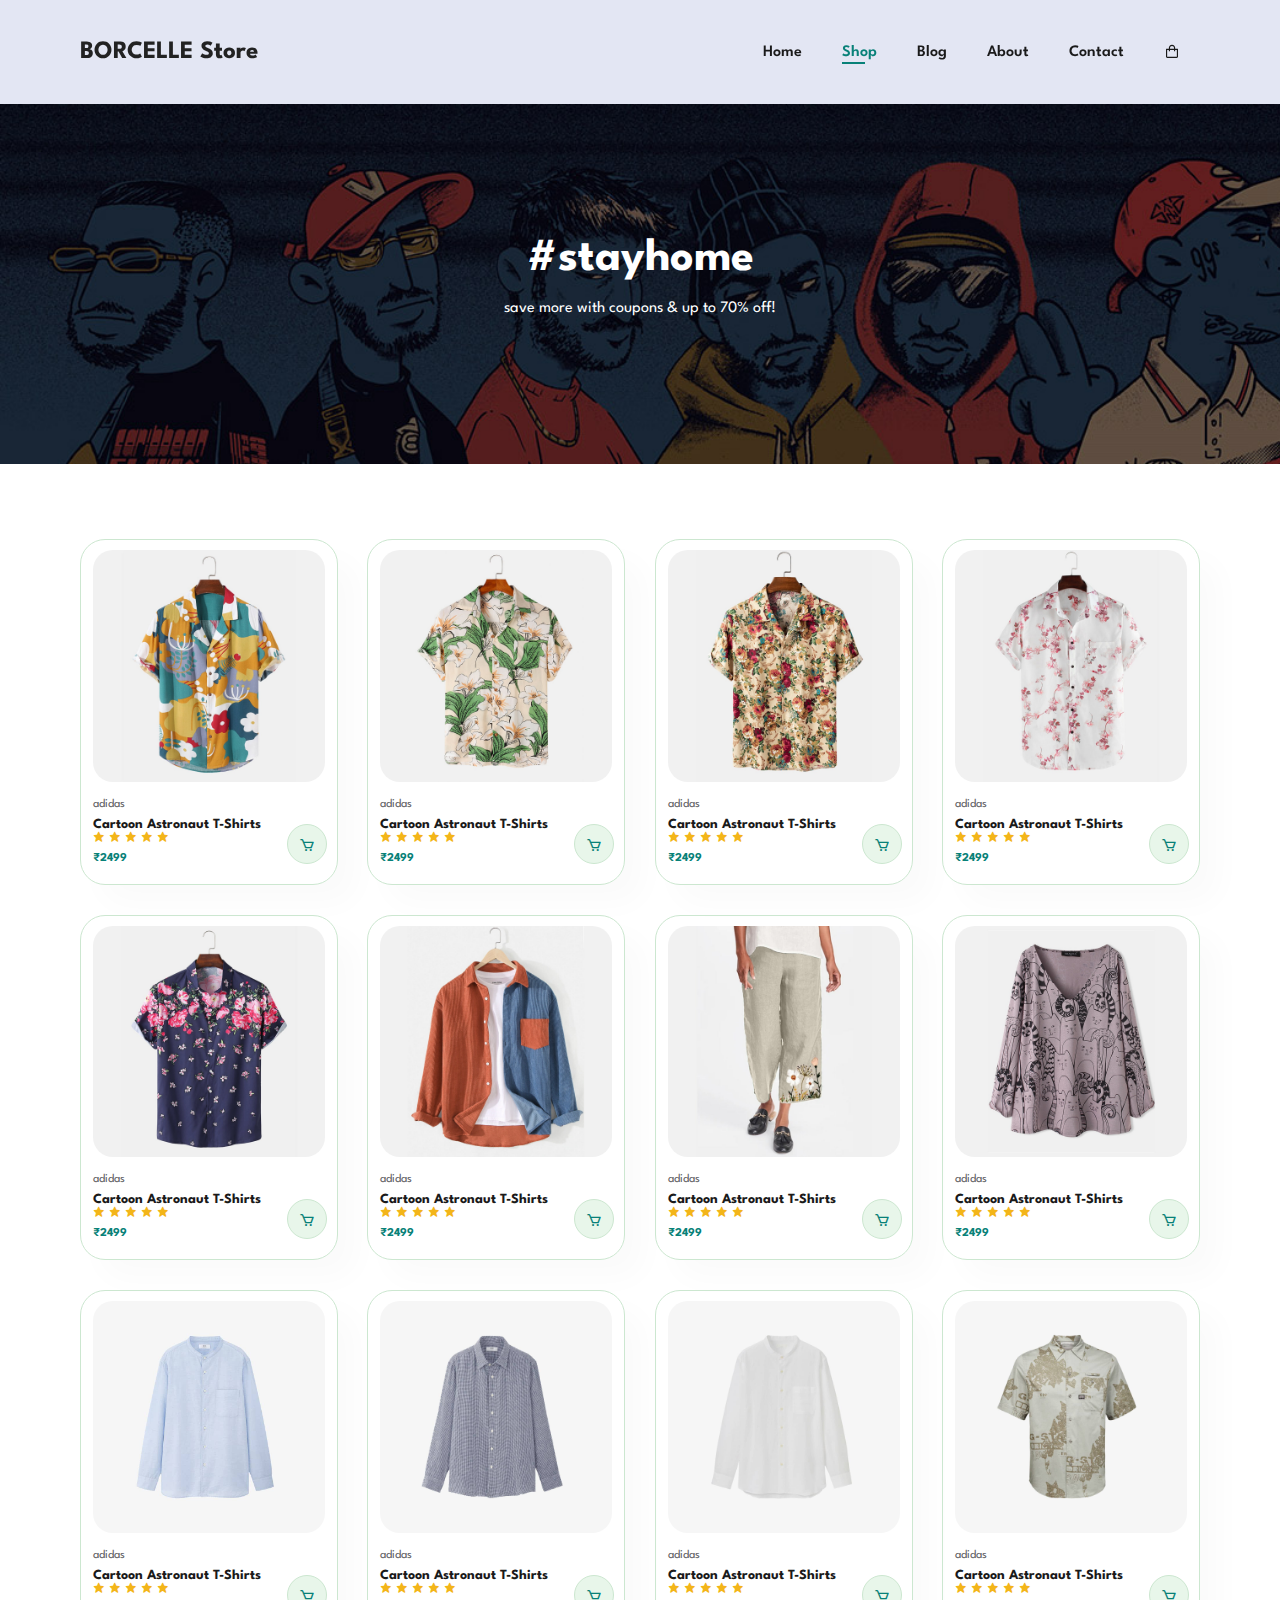
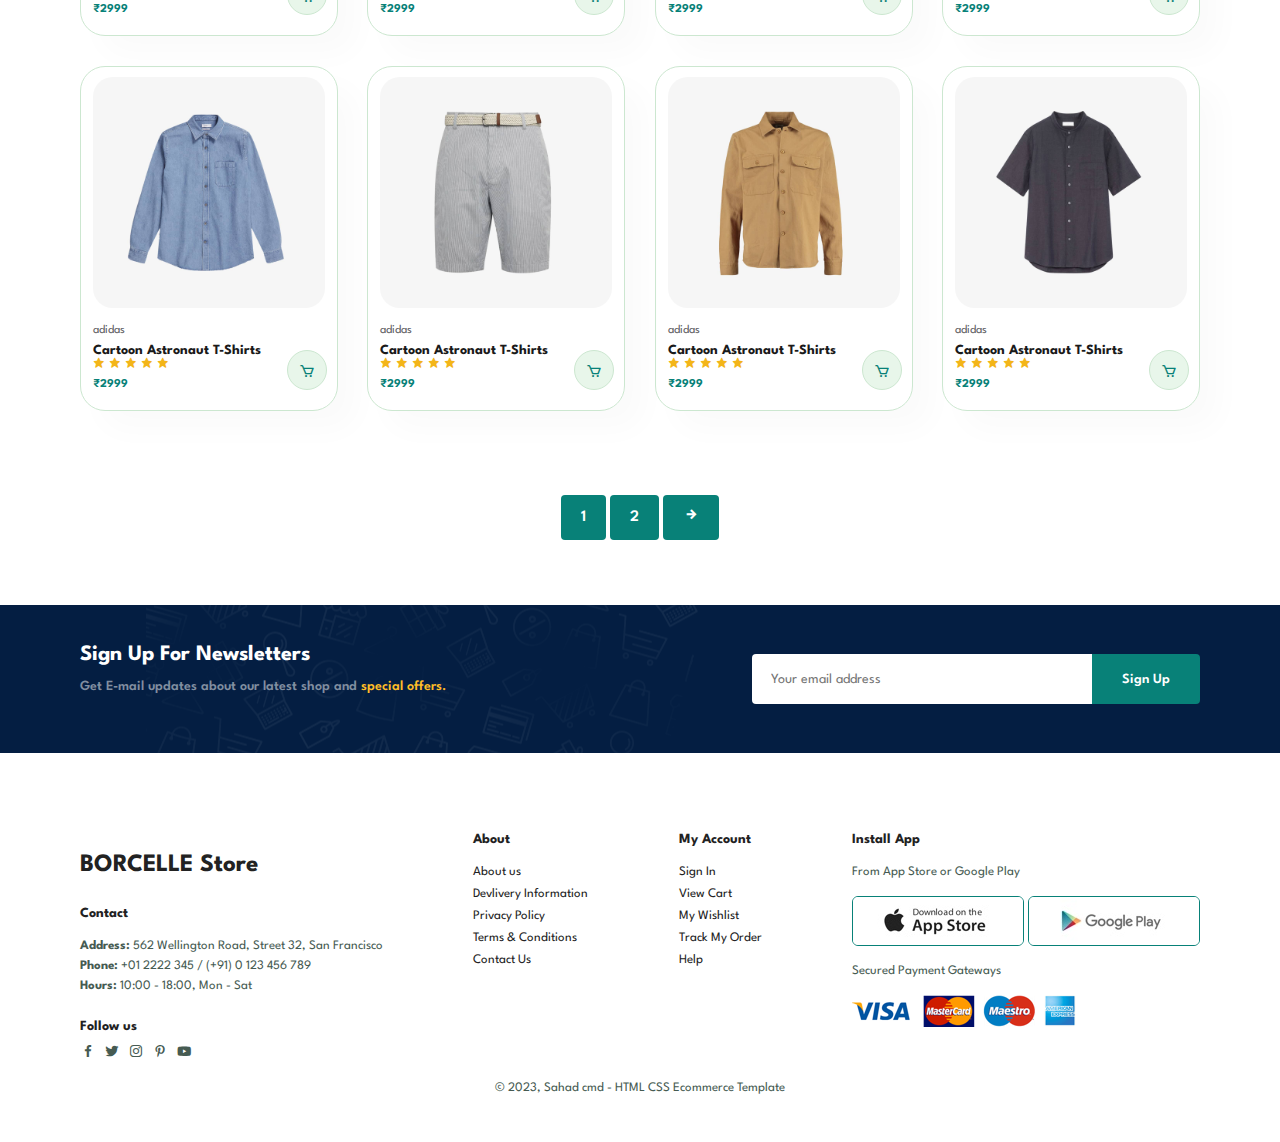
<file: shop.html>
<!DOCTYPE html>
<html lang="en">

    <head>
        <meta charset="UTF-8">
        <meta http-equiv="X-UA-Compatible" content="IE=edge">
        <meta name="viewport" content="width=device-width, initial-scale=1.0">
        <title>BORCELLE Store</title>
        <link rel="stylesheet" href="https://cdn.jsdelivr.net/npm/boxicons@latest/css/boxicons.min.css">
        <link rel="stylesheet" href="style.css">
    </head>

    <body>
        <section id="header">
            <a href="#"><h1>BORCELLE Store</h1></a>

            <div>
                <ul id="navbar">
                    <li><a href="index.html">Home</a></li>
                    <li><a class="active" href="shop.html">Shop</a></li>
                    <li><a href="blog.html">Blog</a></li>
                    <li><a href="about.html">About</a></li>
                    <li><a href="contact.html">Contact</a></li>
                    <li id="lg-bag"><a href="cart.html"><i class='bx bx-shopping-bag' ></i></a></li>
                    <a href="#" id="close"><i class='bx bx-x'></i></a>
                </ul>
            </div>
            <div id="mobile">
                <a href="cart.html"><i class='bx bx-shopping-bag' ></i></a>
                <i id="bar" class='bx bx-menu'></i>
            </div>
        </section>

        <section id="page-header">
            <h2>#stayhome</h2>
            <p>save more with coupons & up to 70% off!</p>
        </section> 

        <section id="product1" class="section-p1">
            <div class="pro-container">
                <div class="pro" onclick="window.location.href='sproduct.html';">
                    <img class="shirt" src="img/products/f1.jpg" alt="">
                    <div class="des">
                        <span>adidas</span>
                        <h5>Cartoon Astronaut T-Shirts</h5>
                        <div class="star">
                            <i class='bx bxs-star' ></i>
                            <i class='bx bxs-star' ></i>
                            <i class='bx bxs-star' ></i>
                            <i class='bx bxs-star' ></i>
                            <i class='bx bxs-star' ></i>
                        </div>
                        <h4>₹2499</h4>
                    </div>
                    <a href="#"><i class='bx bx-cart cart' ></i></a>
                </div>
                <div class="pro">
                    <img class="shirt" src="img/products/f2.jpg" alt="">
                    <div class="des">
                        <span>adidas</span>
                        <h5>Cartoon Astronaut T-Shirts</h5>
                        <div class="star">
                            <i class='bx bxs-star' ></i>
                            <i class='bx bxs-star' ></i>
                            <i class='bx bxs-star' ></i>
                            <i class='bx bxs-star' ></i>
                            <i class='bx bxs-star' ></i>
                        </div>
                        <h4>₹2499</h4>
                    </div>
                    <a href="#"><i class='bx bx-cart cart' ></i></a>
                </div>
                <div class="pro">
                    <img class="shirt" src="img/products/f3.jpg" alt="">
                    <div class="des">
                        <span>adidas</span>
                        <h5>Cartoon Astronaut T-Shirts</h5>
                        <div class="star">
                            <i class='bx bxs-star' ></i>
                            <i class='bx bxs-star' ></i>
                            <i class='bx bxs-star' ></i>
                            <i class='bx bxs-star' ></i>
                            <i class='bx bxs-star' ></i>
                        </div>
                        <h4>₹2499</h4>
                    </div>
                    <a href="#"><i class='bx bx-cart cart' ></i></a>
                </div>
                <div class="pro">
                    <img class="shirt" src="img/products/f4.jpg" alt="">
                    <div class="des">
                        <span>adidas</span>
                        <h5>Cartoon Astronaut T-Shirts</h5>
                        <div class="star">
                            <i class='bx bxs-star' ></i>
                            <i class='bx bxs-star' ></i>
                            <i class='bx bxs-star' ></i>
                            <i class='bx bxs-star' ></i>
                            <i class='bx bxs-star' ></i>
                        </div>
                        <h4>₹2499</h4>
                    </div>
                    <a href="#"><i class='bx bx-cart cart' ></i></a>
                </div>
                <div class="pro">
                    <img class="shirt" src="img/products/f5.jpg" alt="">
                    <div class="des">
                        <span>adidas</span>
                        <h5>Cartoon Astronaut T-Shirts</h5>
                        <div class="star">
                            <i class='bx bxs-star' ></i>
                            <i class='bx bxs-star' ></i>
                            <i class='bx bxs-star' ></i>
                            <i class='bx bxs-star' ></i>
                            <i class='bx bxs-star' ></i>
                        </div>
                        <h4>₹2499</h4>
                    </div>
                    <a href="#"><i class='bx bx-cart cart' ></i></a>
                </div>
                <div class="pro">
                    <img class="shirt" src="img/products/f6.jpg" alt="">
                    <div class="des">
                        <span>adidas</span>
                        <h5>Cartoon Astronaut T-Shirts</h5>
                        <div class="star">
                            <i class='bx bxs-star' ></i>
                            <i class='bx bxs-star' ></i>
                            <i class='bx bxs-star' ></i>
                            <i class='bx bxs-star' ></i>
                            <i class='bx bxs-star' ></i>
                        </div>
                        <h4>₹2499</h4>
                    </div>
                    <a href="#"><i class='bx bx-cart cart' ></i></a>
                </div>
                <div class="pro">
                    <img class="shirt" src="img/products/f7.jpg" alt="">
                    <div class="des">
                        <span>adidas</span>
                        <h5>Cartoon Astronaut T-Shirts</h5>
                        <div class="star">
                            <i class='bx bxs-star' ></i>
                            <i class='bx bxs-star' ></i>
                            <i class='bx bxs-star' ></i>
                            <i class='bx bxs-star' ></i>
                            <i class='bx bxs-star' ></i>
                        </div>
                        <h4>₹2499</h4>
                    </div>
                    <a href="#"><i class='bx bx-cart cart' ></i></a>
                </div>
                <div class="pro">
                    <img class="shirt" src="img/products/f8.jpg" alt="">
                    <div class="des">
                        <span>adidas</span>
                        <h5>Cartoon Astronaut T-Shirts</h5>
                        <div class="star">
                            <i class='bx bxs-star' ></i>
                            <i class='bx bxs-star' ></i>
                            <i class='bx bxs-star' ></i>
                            <i class='bx bxs-star' ></i>
                            <i class='bx bxs-star' ></i>
                        </div>
                        <h4>₹2499</h4>
                    </div>
                    <a href="#"><i class='bx bx-cart cart' ></i></a>
                </div>
            
                <div class="pro">
                    <img class="shirt" src="img/products/n1.jpg" alt="">
                    <div class="des">
                        <span>adidas</span>
                        <h5>Cartoon Astronaut T-Shirts</h5>
                        <div class="star">
                            <i class='bx bxs-star' ></i>
                            <i class='bx bxs-star' ></i>
                            <i class='bx bxs-star' ></i>
                            <i class='bx bxs-star' ></i>
                            <i class='bx bxs-star' ></i>
                        </div>
                        <h4>₹2999</h4>
                    </div>
                    <a href="#"><i class='bx bx-cart cart' ></i></a>
                </div>
                <div class="pro">
                    <img class="shirt" src="img/products/n2.jpg" alt="">
                    <div class="des">
                        <span>adidas</span>
                        <h5>Cartoon Astronaut T-Shirts</h5>
                        <div class="star">
                            <i class='bx bxs-star' ></i>
                            <i class='bx bxs-star' ></i>
                            <i class='bx bxs-star' ></i>
                            <i class='bx bxs-star' ></i>
                            <i class='bx bxs-star' ></i>
                        </div>
                        <h4>₹2999</h4>
                    </div>
                    <a href="#"><i class='bx bx-cart cart' ></i></a>
                </div>
                <div class="pro">
                    <img class="shirt" src="img/products/n3.jpg" alt="">
                    <div class="des">
                        <span>adidas</span>
                        <h5>Cartoon Astronaut T-Shirts</h5>
                        <div class="star">
                            <i class='bx bxs-star' ></i>
                            <i class='bx bxs-star' ></i>
                            <i class='bx bxs-star' ></i>
                            <i class='bx bxs-star' ></i>
                            <i class='bx bxs-star' ></i>
                        </div>
                        <h4>₹2999</h4>
                    </div>
                    <a href="#"><i class='bx bx-cart cart' ></i></a>
                </div>
                <div class="pro">
                    <img class="shirt" src="img/products/n4.jpg" alt="">
                    <div class="des">
                        <span>adidas</span>
                        <h5>Cartoon Astronaut T-Shirts</h5>
                        <div class="star">
                            <i class='bx bxs-star' ></i>
                            <i class='bx bxs-star' ></i>
                            <i class='bx bxs-star' ></i>
                            <i class='bx bxs-star' ></i>
                            <i class='bx bxs-star' ></i>
                        </div>
                        <h4>₹2999</h4>
                    </div>
                    <a href="#"><i class='bx bx-cart cart' ></i></a>
                </div>
                <div class="pro">
                    <img class="shirt" src="img/products/n5.jpg" alt="">
                    <div class="des">
                        <span>adidas</span>
                        <h5>Cartoon Astronaut T-Shirts</h5>
                        <div class="star">
                            <i class='bx bxs-star' ></i>
                            <i class='bx bxs-star' ></i>
                            <i class='bx bxs-star' ></i>
                            <i class='bx bxs-star' ></i>
                            <i class='bx bxs-star' ></i>
                        </div>
                        <h4>₹2999</h4>
                    </div>
                    <a href="#"><i class='bx bx-cart cart' ></i></a>
                </div>
                <div class="pro">
                    <img class="shirt" src="img/products/n6.jpg" alt="">
                    <div class="des">
                        <span>adidas</span>
                        <h5>Cartoon Astronaut T-Shirts</h5>
                        <div class="star">
                            <i class='bx bxs-star' ></i>
                            <i class='bx bxs-star' ></i>
                            <i class='bx bxs-star' ></i>
                            <i class='bx bxs-star' ></i>
                            <i class='bx bxs-star' ></i>
                        </div>
                        <h4>₹2999</h4>
                    </div>
                    <a href="#"><i class='bx bx-cart cart' ></i></a>
                </div>
                <div class="pro">
                    <img class="shirt" src="img/products/n7.jpg" alt="">
                    <div class="des">
                        <span>adidas</span>
                        <h5>Cartoon Astronaut T-Shirts</h5>
                        <div class="star">
                            <i class='bx bxs-star' ></i>
                            <i class='bx bxs-star' ></i>
                            <i class='bx bxs-star' ></i>
                            <i class='bx bxs-star' ></i>
                            <i class='bx bxs-star' ></i>
                        </div>
                        <h4>₹2999</h4>
                    </div>
                    <a href="#"><i class='bx bx-cart cart' ></i></a>
                </div>
                <div class="pro">
                    <img class="shirt" src="img/products/n8.jpg" alt="">
                    <div class="des">
                        <span>adidas</span>
                        <h5>Cartoon Astronaut T-Shirts</h5>
                        <div class="star">
                            <i class='bx bxs-star' ></i>
                            <i class='bx bxs-star' ></i>
                            <i class='bx bxs-star' ></i>
                            <i class='bx bxs-star' ></i>
                            <i class='bx bxs-star' ></i>
                        </div>
                        <h4>₹2999</h4>
                    </div>
                    <a href="#"><i class='bx bx-cart cart' ></i></a>
                </div>
            </div>
        </section>

        <section id="pagination" class="section-p1">
            <a href="#">1</a>
            <a href="#">2</a>
            <a href="#"><i class='bx bx-right-arrow-alt'></i></a>
        </section>

        <section id="newsletter" class="section-p1 section-m1">
            <div class="newstext">
                <h4>Sign Up For Newsletters</h4>
                <p>Get E-mail updates about our latest shop and <span>special offers.</span></p>
            </div>
            <div class="form">
                <input type="text" placeholder="Your email address">
                <button class="normal">Sign Up</button>
            </div>
        </section>

        <footer class="section-p1">
            <div class="col">
                <a href="#"><h1>BORCELLE Store</h1></a>
                <h4>Contact</h4>
                <p><strong>Address:</strong> 562 Wellington Road, Street 32, San Francisco</p>
                <p><strong>Phone:</strong> +01 2222 345 / (+91) 0 123 456 789</p>
                <p><strong>Hours:</strong> 10:00 - 18:00, Mon - Sat</p>
                <div class="follow">
                    <h4>Follow us</h4>
                    <div class="icon">
                        <i class='bx bxl-facebook'></i>
                        <i class='bx bxl-twitter' ></i>
                        <i class='bx bxl-instagram' ></i>
                        <i class='bx bxl-pinterest-alt' ></i>
                        <i class='bx bxl-youtube' ></i>
                    </div>
                </div>
            </div>

            <div class="col">
                <h4>About</h4>
                <a href="#">About us</a>
                <a href="#">Devlivery Information</a>
                <a href="#">Privacy Policy</a>
                <a href="#">Terms & Conditions</a>
                <a href="#">Contact Us</a>
            </div>

            <div class="col">
                <h4>My Account</h4>
                <a href="#">Sign In</a>
                <a href="#">View Cart</a>
                <a href="#">My Wishlist</a>
                <a href="#">Track My Order</a>
                <a href="#">Help</a>
            </div>

            <div class="col install">
                <h4>Install App</h4>
                <p>From App Store or Google Play</p>
                <div class="row">
                    <img src="./img/pay/app.jpg" alt="">
                    <img src="./img/pay/play.jpg" alt="">
                </div>
                <p>Secured Payment Gateways</p>
                <img src="./img/pay/pay.png" alt="">
            </div>

            <div class="copyright">
                <p>© 2023, Sahad cmd - HTML CSS Ecommerce Template</p>
            </div>
        </footer>

        <script src="script.js"></script>
    </body>
</html>
</file>
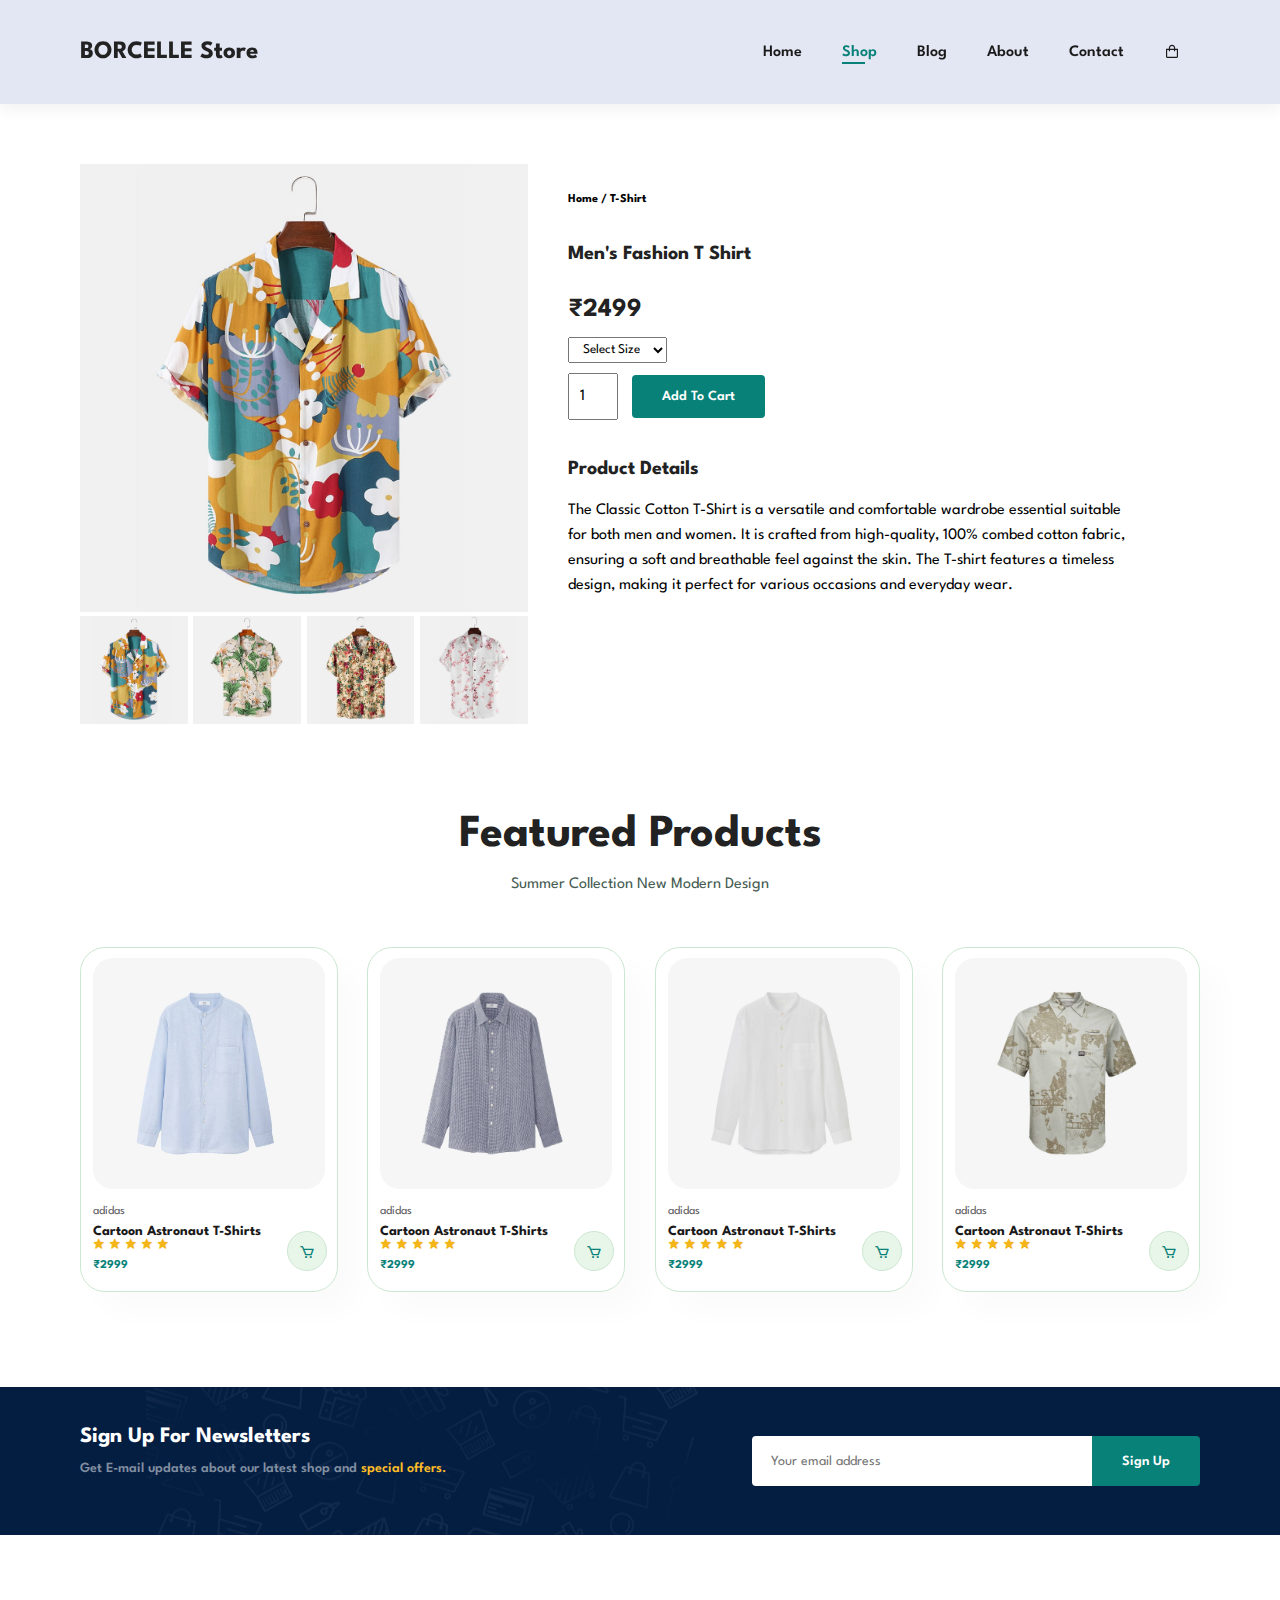
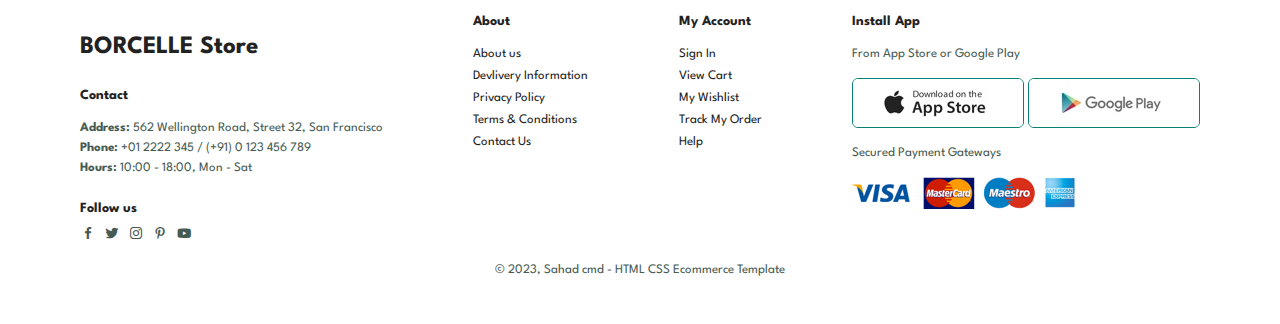
<file: sproduct.html>
<!DOCTYPE html>
<html lang="en">

    <head>
        <meta charset="UTF-8">
        <meta http-equiv="X-UA-Compatible" content="IE=edge">
        <meta name="viewport" content="width=device-width, initial-scale=1.0">
        <title>BORCELLE Store</title>
        <link rel="stylesheet" href="https://cdn.jsdelivr.net/npm/boxicons@latest/css/boxicons.min.css">
        <link rel="stylesheet" href="style.css">
    </head>

    <body>
        <section id="header">
            <a href="#"><h1>BORCELLE Store</h1></a>

            <div>
                <ul id="navbar">
                    <li><a href="index.html">Home</a></li>
                    <li><a class="active" href="shop.html">Shop</a></li>
                    <li><a href="blog.html">Blog</a></li>
                    <li><a href="about.html">About</a></li>
                    <li><a href="contact.html">Contact</a></li>
                    <li id="lg-bag"><a href="cart.html"><i class='bx bx-shopping-bag' ></i></a></li>
                    <a href="#" id="close"><i class='bx bx-x'></i></a>
                </ul>
            </div>
            <div id="mobile">
                <a href="cart.html"><i class='bx bx-shopping-bag' ></i></a>
                <i id="bar" class='bx bx-menu'></i>
            </div>
        </section>

        <section id="prodetails" class="section-p1">
            <div class="single-pro-image">
                <img src="./img/products/f1.jpg" width="100%" id="MainImg" alt="">

                <div class="small-img-group">
                    <div class="small-img-col">
                        <img src="./img/products/f1.jpg" width="100%" class="small-img" alt="">
                    </div>
                    <div class="small-img-col">
                        <img src="./img/products/f2.jpg" width="100%" class="small-img" alt="">
                    </div>
                    <div class="small-img-col">
                        <img src="./img/products/f3.jpg" width="100%" class="small-img" alt="">
                    </div>
                    <div class="small-img-col">
                        <img src="./img/products/f4.jpg" width="100%" class="small-img" alt="">
                    </div>
                </div>
            </div>

            <div class="single-pro-details">
                <h6>Home / T-Shirt</h6>
                <h4>Men's Fashion T Shirt</h4>
                <h2>₹2499</h2>
                <select>
                    <option>Select Size</option>
                    <option>Small</option>
                    <option>Medium</option>
                    <option>Large</option>
                    <option>XL</option>
                </select>
                <input type="number" value="1">
                <button class="normal">Add To Cart</button>
                <h4>Product Details</h4>
                <span>The Classic Cotton T-Shirt is a versatile and comfortable wardrobe essential suitable for both men and women. It is crafted from high-quality, 100% combed cotton fabric, ensuring a soft and breathable feel against the skin. The T-shirt features a timeless design, making it perfect for various occasions and everyday wear.</span>
            </div>
        </section>

        <section id="product1" class="section-p1">
            <h2>Featured Products</h2>
            <p>Summer Collection New Modern Design</p>
            <div class="pro-container">
                <div class="pro">
                    <img class="shirt" src="img/products/n1.jpg" alt="">
                    <div class="des">
                        <span>adidas</span>
                        <h5>Cartoon Astronaut T-Shirts</h5>
                        <div class="star">
                            <i class='bx bxs-star' ></i>
                            <i class='bx bxs-star' ></i>
                            <i class='bx bxs-star' ></i>
                            <i class='bx bxs-star' ></i>
                            <i class='bx bxs-star' ></i>
                        </div>
                        <h4>₹2999</h4>
                    </div>
                    <a href="#"><i class='bx bx-cart cart' ></i></a>
                </div>
                <div class="pro">
                    <img class="shirt" src="img/products/n2.jpg" alt="">
                    <div class="des">
                        <span>adidas</span>
                        <h5>Cartoon Astronaut T-Shirts</h5>
                        <div class="star">
                            <i class='bx bxs-star' ></i>
                            <i class='bx bxs-star' ></i>
                            <i class='bx bxs-star' ></i>
                            <i class='bx bxs-star' ></i>
                            <i class='bx bxs-star' ></i>
                        </div>
                        <h4>₹2999</h4>
                    </div>
                    <a href="#"><i class='bx bx-cart cart' ></i></a>
                </div>
                <div class="pro">
                    <img class="shirt" src="img/products/n3.jpg" alt="">
                    <div class="des">
                        <span>adidas</span>
                        <h5>Cartoon Astronaut T-Shirts</h5>
                        <div class="star">
                            <i class='bx bxs-star' ></i>
                            <i class='bx bxs-star' ></i>
                            <i class='bx bxs-star' ></i>
                            <i class='bx bxs-star' ></i>
                            <i class='bx bxs-star' ></i>
                        </div>
                        <h4>₹2999</h4>
                    </div>
                    <a href="#"><i class='bx bx-cart cart' ></i></a>
                </div>
                <div class="pro">
                    <img class="shirt" src="img/products/n4.jpg" alt="">
                    <div class="des">
                        <span>adidas</span>
                        <h5>Cartoon Astronaut T-Shirts</h5>
                        <div class="star">
                            <i class='bx bxs-star' ></i>
                            <i class='bx bxs-star' ></i>
                            <i class='bx bxs-star' ></i>
                            <i class='bx bxs-star' ></i>
                            <i class='bx bxs-star' ></i>
                        </div>
                        <h4>₹2999</h4>
                    </div>
                    <a href="#"><i class='bx bx-cart cart' ></i></a>
                </div>
            </div>
        </section>

        <section id="newsletter" class="section-p1 section-m1">
            <div class="newstext">
                <h4>Sign Up For Newsletters</h4>
                <p>Get E-mail updates about our latest shop and <span>special offers.</span></p>
            </div>
            <div class="form">
                <input type="text" placeholder="Your email address">
                <button class="normal">Sign Up</button>
            </div>
        </section>

        <footer class="section-p1">
            <div class="col">
                <a href="#"><h1>BORCELLE Store</h1></a>
                <h4>Contact</h4>
                <p><strong>Address:</strong> 562 Wellington Road, Street 32, San Francisco</p>
                <p><strong>Phone:</strong> +01 2222 345 / (+91) 0 123 456 789</p>
                <p><strong>Hours:</strong> 10:00 - 18:00, Mon - Sat</p>
                <div class="follow">
                    <h4>Follow us</h4>
                    <div class="icon">
                        <i class='bx bxl-facebook'></i>
                        <i class='bx bxl-twitter' ></i>
                        <i class='bx bxl-instagram' ></i>
                        <i class='bx bxl-pinterest-alt' ></i>
                        <i class='bx bxl-youtube' ></i>
                    </div>
                </div>
            </div>

            <div class="col">
                <h4>About</h4>
                <a href="#">About us</a>
                <a href="#">Devlivery Information</a>
                <a href="#">Privacy Policy</a>
                <a href="#">Terms & Conditions</a>
                <a href="#">Contact Us</a>
            </div>

            <div class="col">
                <h4>My Account</h4>
                <a href="#">Sign In</a>
                <a href="#">View Cart</a>
                <a href="#">My Wishlist</a>
                <a href="#">Track My Order</a>
                <a href="#">Help</a>
            </div>

            <div class="col install">
                <h4>Install App</h4>
                <p>From App Store or Google Play</p>
                <div class="row">
                    <img src="./img/pay/app.jpg" alt="">
                    <img src="./img/pay/play.jpg" alt="">
                </div>
                <p>Secured Payment Gateways</p>
                <img src="./img/pay/pay.png" alt="">
            </div>

            <div class="copyright">
                <p>© 2023, Sahad cmd - HTML CSS Ecommerce Template</p>
            </div>
        </footer>

        <script>
            var MainImg = document.getElementById('MainImg');
            var smallImg = document.getElementsByClassName('small-img');
            
            smallImg[0].onclick = function(){
                MainImg.src = smallImg[0].src;
            }
            smallImg[1].onclick = function(){
                MainImg.src = smallImg[1].src;
            }
            smallImg[2].onclick = function(){
                MainImg.src = smallImg[2].src;
            }
            smallImg[3].onclick = function(){
                MainImg.src = smallImg[3].src;
            }
        </script>

        <script src="script.js"></script>
    </body>
</html>
</file>
<file: style.css>
@import url("https://fonts.googleapis.com/css2?family=Spartan:wght@100;200;300;400;500;600;700;800;900&display=swap");
* {
  margin: 0;
  padding: 0;
  box-sizing: border-box;
  font-family: "Spartan", sans-serif;
}

html {
  scroll-behavior: smooth;
}

/* Global Styles */

h1 {
  font-size: 50px;
  line-height: 64px;
  color: #222;
}

h2 {
  font-size: 46px;
  line-height: 54px;
  color: #222;
}

h4 {
  font-size: 20px;
  color: #222;
}

h6 {
  font-weight: 700;
  font-size: 12px;
}

p {
  font-size: 16px;
  color: #465b52;
  margin: 15px 0 20px 0;
}

.section-p1 {
  padding: 40px 80px;
}

.section-m1 {
  margin: 40px 0;
}

button.normal {
  font-size: 14px;
  font-weight: 600;
  color: #000;
  padding: 15px 30px;
  border-radius: 4px;
  background-color: #fff;
  cursor: pointer;
  border: none;
  outline: none;
  transition: 0.2s;
}

button.white {
  font-size: 13px;
  font-weight: 600;
  color: #fff;
  padding: 11px 18px;
  background-color: transparent;
  cursor: pointer;
  border: 1px solid #fff;
  outline: none;
  transition: 0.2s;
}

body {
  width: 100%;
}

/* Header Style */

#header {
  display: flex;
  align-items: center;
  justify-content: space-between;
  padding: 20px 80px;
  background: #E3E6F3;
  box-shadow: 0 5px 15px rgba(0, 0, 0, 0.06);
  z-index: 999;
  position: sticky;
  top: 0;
  left: 0;
}


#header h1{
  font-size: 25px;
}

#header a{
  text-decoration: none;
}

#navbar {
  display: flex;
  align-items: center;
  justify-content: center;
}

#navbar li {
  list-style: none;
  padding: 0 20px;
  position: relative;
}

#navbar li a {
  text-decoration: none;
  font-size: 16px;
  font-weight: 600;
  color: #1a1a1a;
  transition: 0.3s ease;
}

#navbar li a:hover,
#navbar li a.active{
  color: #088178;
}

#navbar li a.active::after,
#navbar li a:hover::after{
  content: "";
  width: 30%;
  height: 2px;
  background: #088178;
  position: absolute;
  bottom: -4px;
  left: 20px;
}

#mobile {
  display: none;
  align-items: center;
}

#close {
  display: none;
}

/* Main part of page */

#main {
  background-image: url("./img/bg-img.jpg");
  background-size: cover;
  height: 90vh;
  width: 100%;
  background-position: top 25% right 0;
  padding: 0 80px;
  display: flex;
  align-items: flex-start;
  justify-content: center;
  flex-direction: column;
}

#main h4 {
  padding-bottom: 15px;
}

#main h1 {
  color: #088178;
}

#main button {
  background-image: url("img/button.png");
  background-color: transparent;
  color: #088178;
  border: 0;
  padding: 14px 65px;
  background-repeat: no-repeat;
  cursor: pointer;
  font-weight: 700;
  font-size: 15px;
}

#feature {
  display: flex;
  justify-content: space-between;
  text-align: center;
  flex-wrap: wrap;
}

#feature .fe-box {
  width: 180px;
  text-align: center;
  padding: 25px 15px;
  box-shadow: 20px 20px 34px rgba(0, 0, 0, 0.03);
  border: 1px solid #cce7d0;
  border-radius: 4px;
  margin: 15px 0;
}

#feature .fe-box:hover {
  box-shadow: 10px 10px 74px rgba(100, 45, 211, 0.1);
}

#feature .fe-box img {
  width: 100%;
  margin-bottom: 10px;
}

#feature .fe-box h6 {
  padding: 9px 8px 6px 8px;
  line-height: 1;
  border-radius: 4px;
  color: #088178;
  background-color: #fddde4;
}

#feature .fe-box:nth-child(2) h6 {
  background-color: #cdebbc;
}

#feature .fe-box:nth-child(3) h6 {
  background-color: #abddf68f;
}

#feature .fe-box:nth-child(4) h6 {
  background-color: #c2bdf68f;
}

#feature .fe-box:nth-child(5) h6 {
  background-color: #ebd2bcb6;
}

#feature .fe-box:nth-child(6) h6 {
  background-color: #bcd4ebb0;
}

#product1 {
  text-align: center;
}

#product1 .pro-container{
  display: flex;
  justify-content: space-between;
  padding-top: 20px;
  flex-wrap: wrap;
}

#product1 .pro {
  width: 23%;
  min-width: 250px;
  padding: 10px 12px;
  border: 1px solid #cce7d0;
  border-radius: 25px;
  cursor: pointer;
  box-shadow: 20px 20px 30px rgba(0, 0, 0, 0.02);
  margin: 15px 0px;
  transition: transform 0.3s ease-in-out;
  position: relative;
}

#product1 .pro img.shirt{
  width: 100%;
  border-radius: 20px;
}

#product1 .pro:hover {
  box-shadow: 20px 20px 54px rgba(28, 77, 161, 0.06);
  transform: scale(1.08);
} 

#product1 .pro .des {
  text-align: start;
  padding: 10px 0;
}

#product1 .pro .des span {
  color: #606063;
  font-size: 12px;
}

#product1 .pro .des h5 {
  padding-top: 7px;
  color: #1a1a1a;
  font-size: 14px;
}

#product1 .pro .des i {
  font-size: 12px;
  color: rgb(243, 181, 25);
}

#product1 .pro .des h4 {
  padding-top: 7px;
  font-size: 12px;
  font-weight: 700;
  color: #088178;
}

#product1 .pro .cart {
  width: 40px;
  height: 40px;
  line-height: 40px;
  border-radius: 50px;
  background-color: #e8f6ea;
  font-weight: 500;
  color: #088178;
  border: 1px solid #cce7d0;
  position: absolute;
  bottom: 20px;
  right: 10px;
}

#banner {
  display: flex;
  justify-content: center;
  text-align: center;
  align-items: center;
  flex-direction: column;
  background-image: url("./img/banner/b2.jpg");
  width: 100%;
  height: 30vh;
  background-size:cover;
  background-position: center;
}

#banner h4 {
  color: #fff;
  font-size: 16px;
}

#banner h2 {
  color: #fff;
  font-size: 30px;
  padding: 10px 0;
}

#banner h2 span {
  color: #ef3636;
}

#banner button:hover {
  background-color: #088178;
  color: #fff; 
}

#sm-banner {
  display: flex;
  justify-content: space-between;
  flex-wrap: wrap;
}

#sm-banner .banner-box {
  display: flex;
  justify-content: center;
  align-items: flex-start;
  flex-direction: column;
  background-image: url("./img/banner/b17.jpg");
  min-width: 600px;
  height: 50vh;
  background-size:cover;
  background-position: center;
  padding: 30px;
  margin: 0 25px;
}

#sm-banner .banner-box2 {
  background-image: url("./img/banner/b10.jpg");
}

#sm-banner h4 {
  color: #fff;
  font-size: 20px;
  font-weight: 300;
}

#sm-banner h2 {
  color: #fff;
  font-size: 28px;
  font-weight: 800;
}

#sm-banner span {
  color: #fff;
  font-size: 14px;
  font-weight: 500;
  padding-bottom: 15px;
}

#sm-banner .banner-box:hover button {
  background-color: #088178;
  border: 1px solid #088178;
}

#banner3 {
  display: flex;
  justify-content: space-between;
  flex-wrap: wrap;
  padding: 0 80px;
}

#banner3 .banner-box {
  display: flex;
  justify-content: center;
  align-items: flex-start;
  flex-direction: column;
  background-image: url("./img/banner/b7.jpg");
  min-width: 30%;
  height: 30vh;
  background-size:cover;
  background-position: center;
  padding: 20px;
  margin-bottom: 20px;
}

#banner3 .banner-box2 {
  background-image: url("./img/banner/b4.jpg");
}

#banner3 .banner-box3 {
  background-image: url("./img/banner/b18.jpg");
}

#banner3 h2 {
  color: #fff;
  font-weight: 900;
  font-size: 22px;
}

#banner3 h3 {
  color: #ec544e;
  font-weight: 800;
  font-size: 15px;
}

#newsletter {
  display: flex;
  justify-content: space-between;
  flex-wrap: wrap;
  align-items: center;
  background-image: url("./img/banner/b14.png");
  background-repeat: no-repeat;
  background-position: 20% 30%;
  background-color: #041e42;
}

#newsletter h4 {
  font-size: 22px;
  font-weight: 700;
  color: #fff;
}

#newsletter p {
  font-size: 14px;
  font-weight: 600;
  color: #818ea0;
}

#newsletter span {
  color: #ffbd27;
}

#newsletter .form {
  display: flex;
  width: 40%;
}

#newsletter input {
  height: 3.125rem;
  padding: 0 1.25em;
  font-size: 14px;
  width: 100%;
  border: 1px solid transparent;
  border-radius: 4px;
  outline: none;
  border-top-right-radius: 0;
  border-bottom-right-radius: 0;
}

#newsletter button {
  background-color: #088178;
  color: #fff;
  white-space: nowrap;
  border-top-left-radius: 0;
  border-bottom-left-radius: 0;
}

footer {
  display: flex;
  flex-wrap: wrap;
  justify-content: space-between;
}

footer .col {
  display: flex;
  flex-direction: column;
  align-items: flex-start;
  margin-bottom: 20px;
}

footer .logo {
  margin-bottom: 30px;
}

footer h4 {
  font-size: 14px;
  padding-bottom: 20px;
}

footer p {
  font-size: 13px;
  margin: 0 0 8px 0;
}

footer a {
  font-size: 13px;
  text-decoration: none;
  color: #222;
  margin-bottom: 10px;
}

footer .follow {
  margin-top: 20px;
}

footer .follow i {
  color: #465b52;
  padding-right: 4px;
  cursor: pointer;
}

footer .follow h4 {
  padding-bottom: 10px;
}

footer .install .row img{
  border: 1px solid #088178;
  border-radius: 6px;
}

footer .install img {
  margin: 10px 0 15px 0;
  cursor: pointer; 
}

footer .follow i:hover,
footer a:hover {
  color: #088178;
}

footer .copyright {
  width: 100%;
  text-align: center;
}

/* Shop Page */

#page-header {
  background-image: url("./img/banner/b1.jpg");
  width: 100%;
  height: 40vh;
  background-size: cover;
  display: flex;
  justify-content: center;
  text-align: center;
  flex-direction: column;
  padding: 14px;
}

#page-header h2,
#page-header p {
  color: #fff;
}

#pagination {
  text-align: center;
}
#pagination a {
  text-decoration: none;
  background-color: #088178;
  padding: 15px 20px;
  border-radius: 4px;
  color: #fff;
  font-weight: 600;
}

#pagination a i {
  font-size: 16px;
  font-weight: 600;
}

/* Single Product */

#prodetails{
  display: flex;
  margin-top: 20px;
}

#prodetails .single-pro-image {
  width: 40%;
  margin-right: 40px;
}

#prodetails .small-img-group {
  display: flex;
  justify-content: space-between;
}

.small-img-col {
  flex-basis: 24%;
  cursor: pointer;
}

#prodetails .single-pro-details {
  width: 50%;
  padding-top: 30px;
}

#prodetails .single-pro-details h4{
  padding: 40px 0 20px 0;
}

#prodetails .single-pro-details h2{
  font-size: 26px;
}

#prodetails .single-pro-details select {
  display: block;
  padding: 5px 10px;
  margin-bottom: 10px;
}

#prodetails .single-pro-details input {
  width: 50px;
  height: 47px;
  padding-left: 10px;
  font-size: 16px;
  margin-right: 10px;
}

#prodetails .single-pro-details input:focus {
  outline: none;
}

#prodetails .single-pro-details button {
  background-color: #088178;
  color: #fff;
}

#prodetails .single-pro-details span {
  line-height: 25px;
}

/* Blog Page */

#page-header.blog-header {
  background-image: url("./img/banner/b19.jpg");
}

#blog {
  padding: 150px 150px 0 150px;
}

#blog .blog-box {
  display: flex;
  align-items: center;
  width: 100%;
  position: relative;
  padding-bottom: 90px;
}

#blog .blog-img {
  width: 50%;
  margin-right: 40px;
}

#blog img {
  width: 100%;
  height: 300px;
  object-fit: cover;
}

#blog .blog-details {
  width: 50%;
}

#blog .blog-details p {
  line-height: 22px;
}

#blog .blog-details a {
  text-decoration: none;
  font-size: 11px;
  color: #000;
  font-weight: 700;
  position: relative;
  transition: 0.2s;
}

#blog .blog-details a::after {
  content: "";
  width: 50px;
  height: 1px;
  background-color: #000;
  position: absolute;
  top: 4px;
  right: -60px;
}

#blog .blog-details a:hover {
  color: #088178;
}

#blog .blog-details a:hover::after {
  background-color: #088178;
}

#blog .blog-box h1 {
  position: absolute;
  top: -40px;
  left: 0;
  font-size: 70px;
  font-weight: 700;
  color: #c9cbce;
  z-index: -9;
}

/* About Page */

#page-header.about-header {
  background-image: url("./img/about/banner.png");
}

#about-head {
  display: flex;
  align-items: center;
}

#about-head img {
  width: 50%;
  height: auto;
}

#about-head div {
  padding-left: 40px;
}

#about-head div p {
  line-height: 22px;
}

#about-app {
  text-align: center;
}

#about-app .video {
  width: 70%;
  height: 100%;
  margin: 30px auto 0 auto;
}

#about-app .video video {
  width: 100%;
  height: 100%;
  border-radius: 20px;
}

/* Contact Page */

#contact-details {
  display: flex;
  align-items: center;
  justify-content: space-between;
}

#contact-details .details {
  width: 40%;
}

#contact-details .details span,
#form-details form span {
  font-size: 12px;
}

#contact-details .details h2,
#form-details form h2 {
  font-size: 26px;
  line-height: 35px;
  padding: 20px 0;
}

#contact-details .details h3 {
  font-size: 16px;
  padding-bottom: 15px;
}

#contact-details .details li {
  list-style: none;
  display: flex;
  padding: 10px 0;
}

#contact-details .details li i {
  font-size: 14px;
  padding-right: 22px;
}

#contact-details .details li p {
  margin: 0;
  font-size: 14px
}

#contact-details .map {
  width: 55%;
  height: 400px;
}

#contact-details .map iframe {
  width: 100%;
  height: 100%;
}

#form-details {
  display: flex;
  justify-content: space-between;
  margin: 30px;
  padding: 80px;
  border: 1px solid #e1e1e1;
}

#form-details form {
  width: 65%;
  display: flex;
  flex-direction: column;
  align-items: flex-start;
}

#form-details form input,
#form-details form textarea {
  width: 100%;
  padding: 12px 15px;
  outline: none;
  margin-bottom: 20px;
  border: 1px solid #e1e1e1;
}

#form-details form button {
  background-color: #088178;
  color: #fff;
}

#form-details .people div {
  padding-bottom: 25px;
  display: flex;
  align-items: flex-start;
}

#form-details .people div img {
  width: 65px;
  height: 65px;
  object-fit: cover;
  margin-right: 15px;
}

#form-details .people div p {
  margin: 0;
  font-size: 13px;
  line-height: 25px;
}

#form-details .people div p span {
  display: block;
  font-size: 16px;
  font-weight: 600;
  color: #000;
}

/* Cart Page */

#cart {
  overflow-x: auto;
}

#cart table {
  width: 100%;
  border-collapse: collapse;
  table-layout: fixed;
  white-space: nowrap;
}

#cart table img {
  width: 70px; 
}

#cart table td:nth-child(1) {
  width: 100px;
  text-align: center;
}

#cart table td:nth-child(2) {
  width: 150px;
  text-align: center;
}

#cart table td:nth-child(3) {
  width: 250px;
  text-align: center;
}

#cart table td:nth-child(4),
#cart table td:nth-child(5),
#cart table td:nth-child(6) {
  width: 150px;
  text-align: center;
}

#cart table td:nth-child(5) input {
  width: 70px;
  padding: 10px 5px 10px 15px;
}

#cart table thead {
  border: 1px solid #e2e9e1;
  border-left: none;
  border-right: none;
}

#cart table thead td {
  font-weight: 700;
  text-transform: uppercase;
  font-size: 13px;
  padding: 18px 0;
}

#cart table tbody tr td {
  padding-top: 15px;
}

#cart table tbody td {
  font-size: 13px;
}

#cart-add {
  display: flex;
  flex-wrap: wrap;
  justify-content: space-between;
}

#coupon {
  width: 50%;
  margin-bottom: 30px;
}

#coupon h3,
#subtotal h3 {
  padding-bottom: 15px;
}

#coupon input {
  padding: 10px 20px;
  outline: none;
  width: 60%;
  margin-right: 10px;
  border: 1px solid #e2e9e1;
}

#coupon button,
#subtotal button {
  background-color: #088178;
  color: #fff;
  padding: 12px 20px;
}

#subtotal {
  width: 50%;
  border: 1px solid #e2e9e1;
  padding: 30px;
}

#subtotal table {
  border-collapse: collapse;
  width: 100%;
  margin-bottom: 20px;
}

#subtotal table td {
  width: 50%;
  border: 1px solid #e2e9e1;
  padding: 10px;
  font-size: 13px;
}


/* Media Query */



@media (max-width:820px) {
  .section-p1 {
    padding: 40px;
  }
   
  #navbar {
    display: flex;
    flex-direction: column;
    align-items: flex-start;
    justify-content: flex-start;
    position: fixed;
    top: 0;
    right: -300px;
    height: 100vh;
    width: 300px;
    background-color: #E3E6F3;
    box-shadow: 0 40px 60px rgba(0, 0, 0, 0.1);
    padding: 80px 0 0 10px;
    transition: 0.3s;
  }

  #navbar.active {
    right: 0px;
  }

  #navbar li {
    margin-bottom: 25px;
  }

  #mobile {
    display: flex;
    align-items: center;
  }

  #mobile i {
    color: #1a1a1a;
    font-size: 24px;
    padding-left: 20px;
  }

  #close {
    display: initial;
    position: absolute;
    top: 30px;
    left: 30px;
    color: #222;
    font-size: 24px;
  }

  #lg-bag {
    display: none;
  }

  #main {
    height: 70vh;
    padding: 0 40px;
    background-position: top 30% right 40%;
  }

  #feature {
    justify-content: center;
  }

  #feature .fe-box {
    margin: 15px 15px;
  }

  #product1 .pro-container {
    justify-content: center;
  }

  #product1 .pro {
    margin: 15px;
  }

  #banner {
    height: 20vh;
  }

  #sm-banner {
    justify-content: center;
  }

  #sm-banner .banner-box {
     min-width: 100%;
     height: 30vh;
  }

  #banner3 {
    padding: 0 40px;
  }

  #banner3 .banner-box {
    width: 28%;
  }

  #newsletter .form {
    width: 70%;
  }

  /* Contact Page */

  #form-details {
    padding: 40px;
  }

  #form-details form {
    width: 50%;
  }
}

@media (max-width: 480px) {
  .section-p1 {
    padding: 20px;
  }
  #header {
    padding: 10px 30px;
  }
  h1 {
    font-size: 38px;
  }
  h2 {
    font-size: 32px;
  }

  #main {
    padding: 0 20px;
    background-position: 50%;
  }
  #feature {
    justify-content: space-between;
  }
  #feature .fe-box {
    width: 155px;
    margin: 0 0 15px 0;
  }
  #product1 .pro {
    width: 100%;
  }
  #banner {
    height: 40vh;
  }
  #sm-banner .banner-box {
    height: 40vh;
  }
  #sm-banner .banner-box2 {
    margin-top: 20px;
  }
  #banner3 {
    padding: 0 20px;
  }
  #banner3 .banner-box {
    width: 100%;
  }
  #newsletter {
    padding: 40px 20px;
  }
  #newsletter .form {
    width: 100%;
  }
  footer .copyright {
    text-align: start;
    font-size: 12px;
  }

  /* Single Product */

  #prodetails {
    flex-direction: column;
  }

  #prodetails .single-pro-image {
    width: 100%;
    margin-right: 0px;
  }

  #prodetails .single-pro-details {
    width: 100%;
  }

  /* Blog Page */ 

  #blog {
    padding: 100px 20px 0 20px;
  }

  #blog .blog-box {
    display: flex;
    flex-direction: column;
    align-items: flex-start;
  }

  #blog .blog-img {
    width: 100%;
    margin-right: 0px;
    margin-bottom: 30px;
  }

  #blog .blog-details {
    width: 100%;
  }

  /* About Page */

  #about-head {
    flex-direction: column;
  }

  #about-head img {
    width: 100%;
    margin-bottom: 20px;
  }

  #about-head div {
    padding-left: 0px;
  }

  #about-app .video {
    width: 100%;
  }

  #about-app h1 {
    font-size: 32px;
  }

  /* Contact Page */

  #contact-details {
    flex-direction: column;
  }

  #contact-details .details {
    width: 100%;
    margin-bottom: 30px;
  }

  #contact-details .map {
    width: 100%;
  }

  #form-details {
    margin: 10px;
    padding: 30px 10px;
    flex-wrap: wrap;
  }

  #form-details form {
    width: 100%;
    margin-bottom: 30px;
  }

  /* Cart Page */

  #cart-add {
    flex-direction: column;
  }

  #coupon {
    width: 100%;
  }

  #subtotal {
    width: 100%;
    padding: 20px;
  }

}

.section-p1 h1{
  font-size: 25px;
}
</file>
